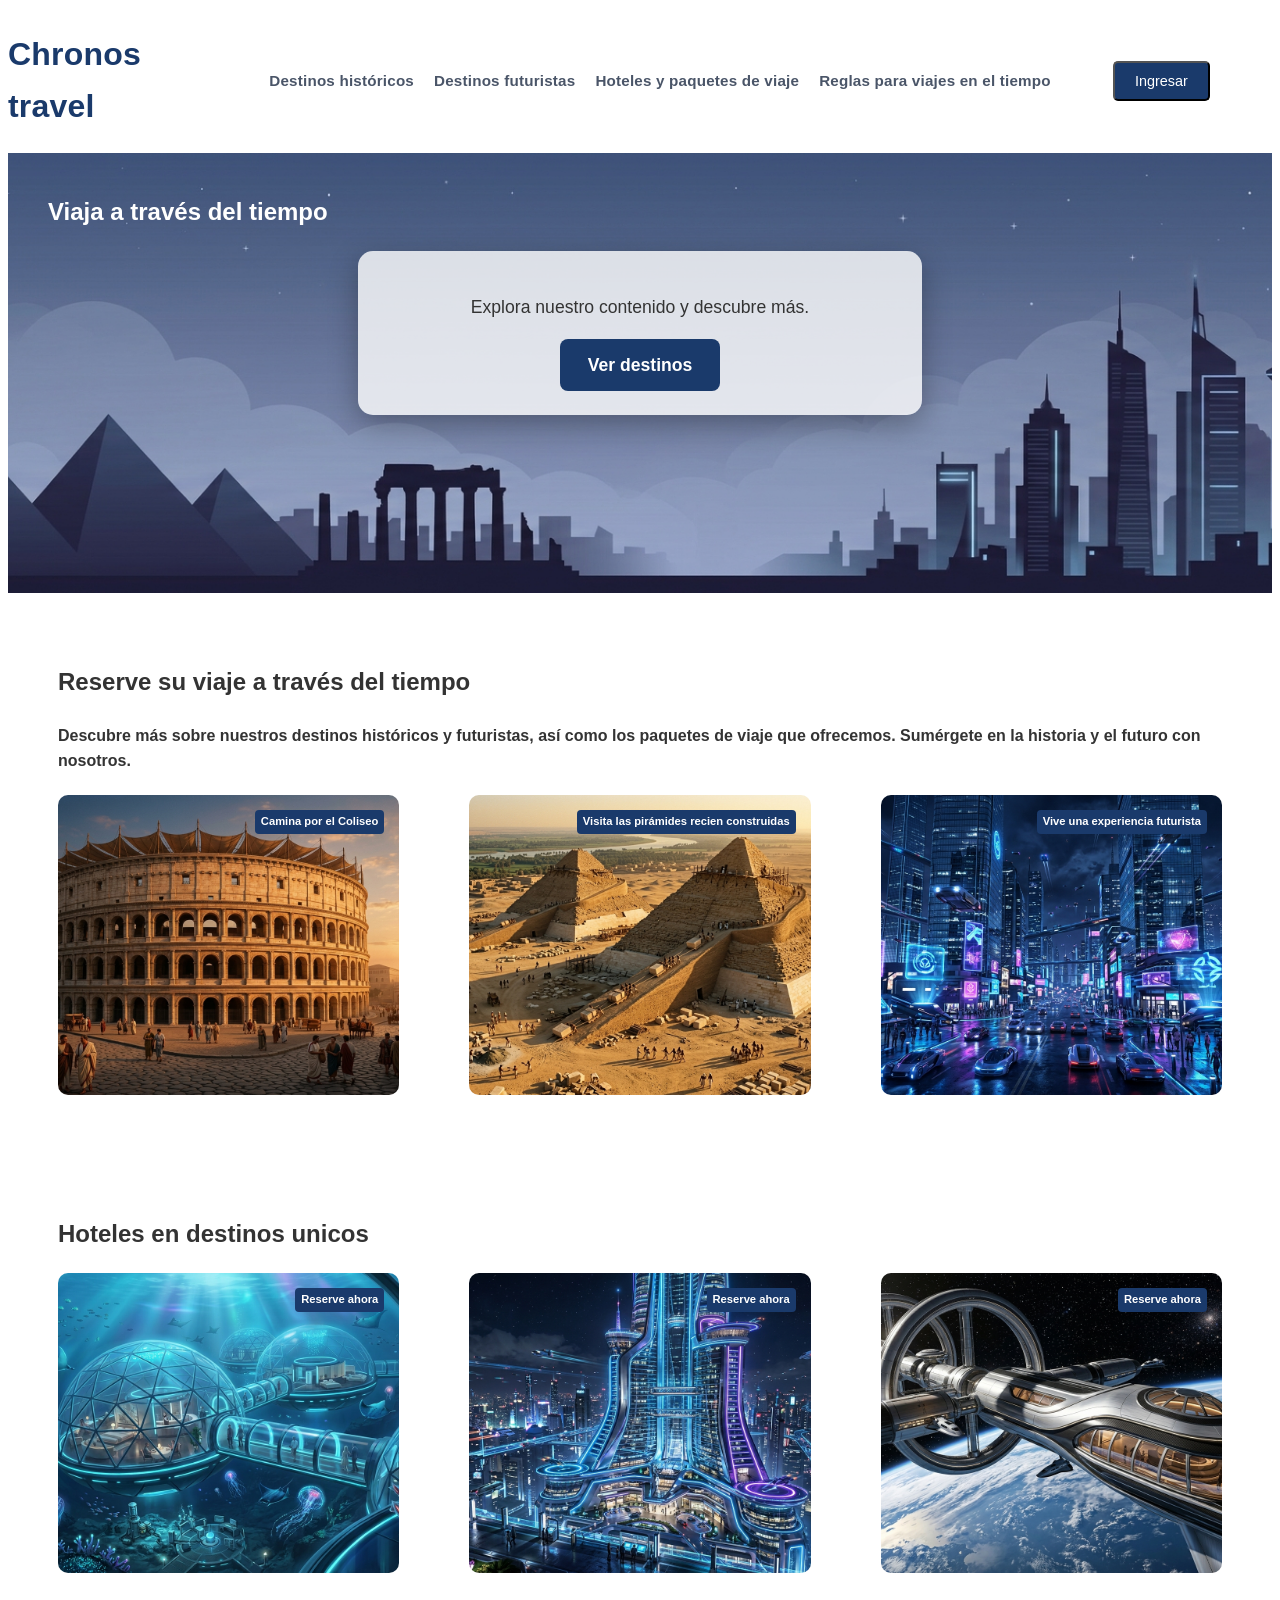
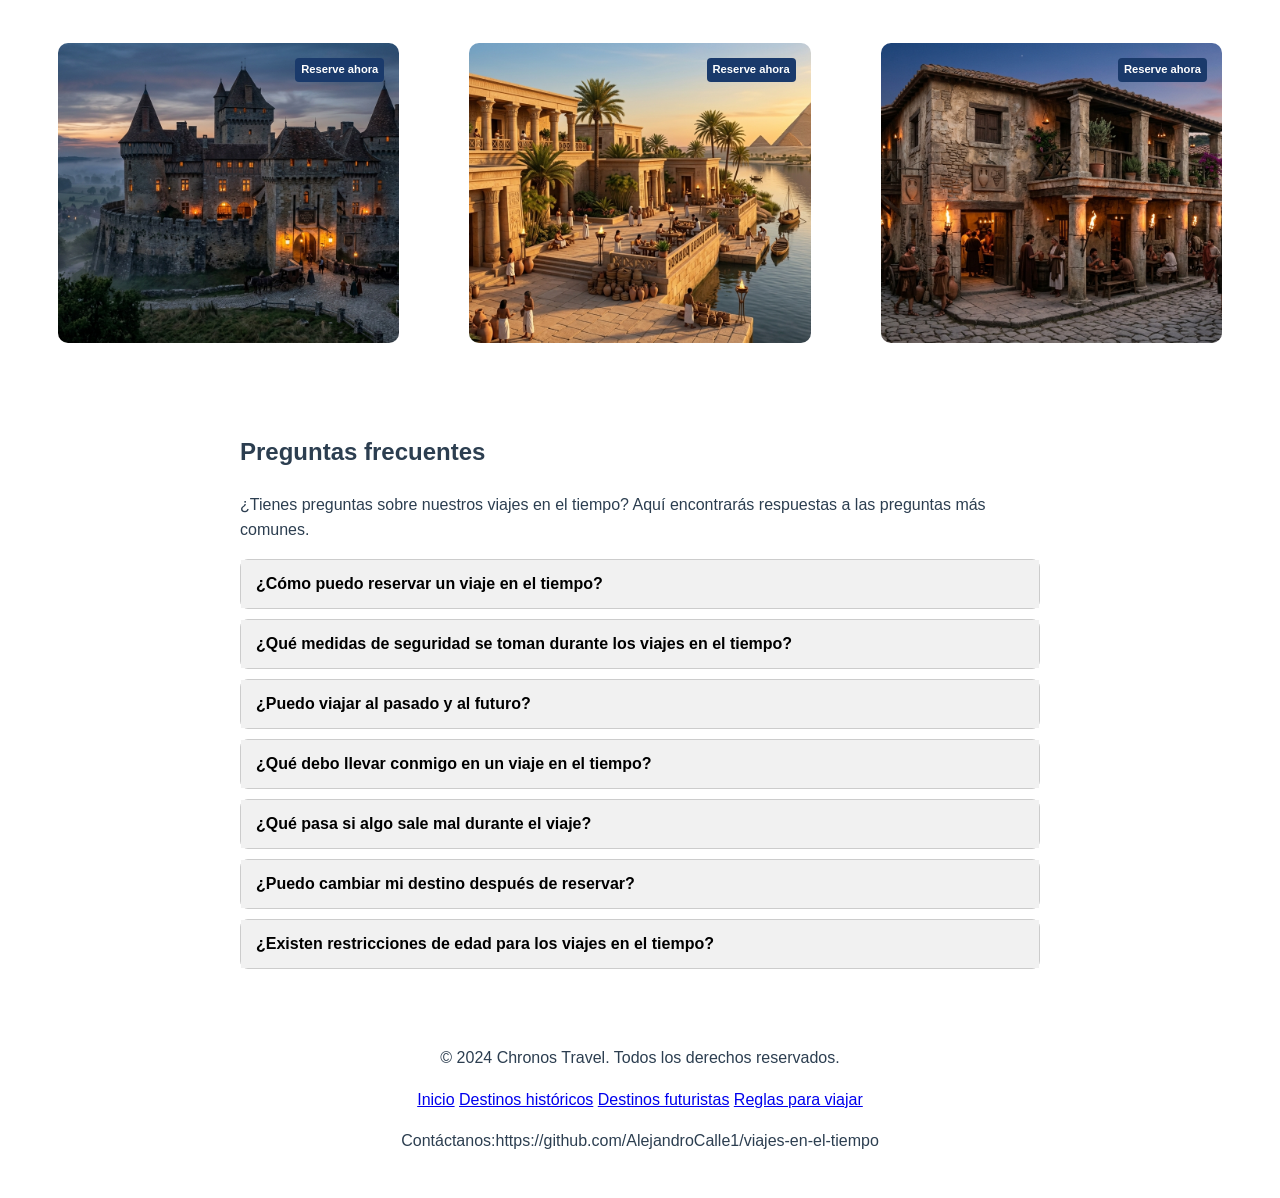
<file: index.html>
<!DOCTYPE html>
<html lang="es">
<head>
    <meta charset="UTF-8">
    <meta name="viewport" content="width=device-width, initial-scale=1.0">
    <title>Viajes en el tiempo</title>
    <link rel="stylesheet" href="css/estilos.css">  <!-- Le dice al navegador: "descarga este archivo en segundo plano, pero no lo ejecutes todavía — espera a que todo el HTML termine de cargar primero, y ejecútalo justo después". -->
    <script src = "js/acordeon.js"  defer></script>  
</head>
<body>

    <header>
        <h1><a href="index.html" class="titulo-link">Chronos travel</a></h1>

        <nav> <!-- Barra de menu -->
            <ul> <!-- UL lista desordenada, LI crea cada item -->
                <li><a href="destinos_historicos.html">Destinos históricos</a></li>
                <li><a href="destinos_futuristas.html">Destinos futuristas</a></li>
                <li><a href="hoteles_paquetes_viajes.html"> Hoteles y paquetes de viaje</a></li>
                <li><a href="reglas_viajes.html">Reglas para viajes en el tiempo</a></li>
            </ul>
        </nav>

        <form action="login.html" style="margin: 0;">
            <button type="submit" class="btn-ingresar">Ingresar</button>
        </form>
    </header>

    
    <main>  <!-- sección principal -->
        
        <section class="hero">     <!-- sección hero con imagen de fondo y texto centrado, nombrar la seccion grande y destacada -->
            <h1>Viaja a través del tiempo</h1>

            <div class="buscador-flotante">
                <p>Explora nuestro contenido y descubre más.</p>
                <a href="hoteles_paquetes_viajes.html" class="btn-explorar">Ver destinos</a>
            </div>
    
        </section>

        <section class="destinos_turisticos"> <!-- sección de contenido, sección de información -->
            <h2>Reserve su viaje a través del tiempo</h1>
            <h4>Descubre más sobre nuestros destinos históricos y futuristas, así como los paquetes de viaje que ofrecemos. Sumérgete en la historia y el futuro con nosotros.</h4>

            <div class="grid-destinos"> <!-- contenedor de la cuadrícula de destinos -->

                <a href="destinos_historicos.html" class="tarjeta-destino"> <!-- enlace a la página de destinos históricos -->
                    <img src="img/coliseo destino.jpg">
                    <span class="etiqueta">Camina por el Coliseo </span> <!-- etiqueta o texto parecido a  para el nombre del destino -->
                </a>

                <a href="destinos_historicos.html" class="tarjeta-destino"> <!-- enlace a la página de destinos históricos -->
                    <img src="img/piramide destino.jpg">
                    <span class="etiqueta">Visita las pirámides recien construidas</span> <!-- etiqueta para el nombre del destino -->
                </a>

                <a href="destinos_futuristicas.html" class="tarjeta-destino"> <!-- enlace a la página de destinos futuristas -->
                    <img src="img/ciudad futurista destino.jpg">
                    <span class="etiqueta">Vive una experiencia futurista</span> <!-- etiqueta o texto para el nombre del destino -->
                </a>

            </div>
        </section>

        <section class="hoteles_destinos"> <!-- sección de hoteles de viaje -->
            <h1>Hoteles en destinos unicos</h1>

            <div class="grid-hoteles"> <!-- contenedor de la cuadrícula de hoteles -->

                <a href="hoteles_paquetes_viajes.html" class="tarjeta-hotel"> <!-- enlace a la página de hoteles -->
                    <img src="img/hotel futurista bajo agua .jpg">
                    <span class="etiqueta">Reserve ahora</span> <!-- etiqueta para el nombre del hotel -->
                </a>

                <a href="hoteles_paquetes_viajes.html" class="tarjeta-hotel"> <!-- enlace a la página de hoteles -->
                    <img src="img/hotel futurista ciduad .jpg">
                    <span class="etiqueta">Reserve ahora</span> <!-- etiqueta para el nombre del hotel -->
                </a>

                <a href="hoteles_paquetes_viajes.html" class="tarjeta-hotel"> <!-- enlace a la página de hoteles -->
                    <img src="img/hoteles futuristas nave .jpg">
                    <span class="etiqueta">Reserve ahora</span> <!-- etiqueta para el nombre del hotel -->
                </a>

                <a href="hoteles_paquetes_viajes.html" class="tarjeta-hotel"> <!-- enlace a la página de hoteles -->
                    <img src="img/hotel medieval.jpg">
                    <span class="etiqueta">Reserve ahora</span> <!-- etiqueta para el nombre del hotel -->
                </a>

                <a href="hoteles_paquetes_viajes.html" class="tarjeta-hotel"> <!-- enlace a la página de hoteles -->
                    <img src="img/hotel piramides.jpg">
                    <span class="etiqueta">Reserve ahora</span> <!-- etiqueta para el nombre del hotel -->
                </a>

                <a href="hoteles_paquetes_viajes.html" class="tarjeta-hotel"> <!-- enlace a la página de hoteles -->
                    <img src="img/hotel romano.jpg">
                    <span class="etiqueta">Reserve ahora</span> <!-- etiqueta para el nombre del hotel -->
                </a>
            
            </div>
            
        </section>

        <!-- Secccion de preguntas frecuentes, utilizacion de javaScript "mostrar o ocultar info",FAQ DESPEGABLE ------------------------------------------>
        <section class="preguntas-frecuentes">
            <h1>Preguntas frecuentes</h1>
            <p>¿Tienes preguntas sobre nuestros viajes en el tiempo? Aquí encontrarás respuestas a las preguntas más comunes.</p>
            
            <div class="acordeon">

                <!-- Envolver cada cada pregunta-respuesta en su propio contenedor para que sea mas manejable el javaScript-->
                <div class="item-acordeon">
                    <button class="boton-acordeon">¿Cómo puedo reservar un viaje en el tiempo?</button>
                    <p>Para reservar un viaje en el tiempo, simplemente haga clic en el destino que le interesa y siga las instrucciones para completar su reserva.</p>
                </div>
                    
                <div class="item-acordeon">
                    <button class="boton-acordeon">¿Qué medidas de seguridad se toman durante los viajes en el tiempo?</button>
                    <p>Nuestros viajes en el tiempo están diseñados con la máxima seguridad en mente. Contamos con protocolos estrictos y tecnología avanzada para garantizar la seguridad de nuestros viajeros.</p>   
                </div>

                <div class="item-acordeon">
                    <button class="boton-acordeon">¿Puedo viajar al pasado y al futuro?</button>
                    <p>Sí, ofrecemos viajes tanto al pasado como al futuro. Puede elegir entre una variedad de destinos históricos y futuristas según sus preferencias.</p>
                </div>

                <div class="item-acordeon">
                    <button class="boton-acordeon">¿Qué debo llevar conmigo en un viaje en el tiempo?</button>
                    <p>Recomendamos llevar ropa y artículos apropiados para la época a la que viaja. También proporcionamos una lista de sugerencias antes de su viaje.</p>
                </div>

                <div class="item-acordeon">
                    <button class="boton-acordeon">¿Qué pasa si algo sale mal durante el viaje?</button>
                    <p>Contamos con un equipo de soporte disponible las 24 horas para asistirlo en caso de cualquier eventualidad. Su seguridad es nuestra prioridad.</p>
                </div>

                <div class="item-acordeon">
                    <button class="boton-acordeon">¿Puedo cambiar mi destino después de reservar?</button>
                    <p>Si desea cambiar su destino, póngase en contacto con nuestro equipo de atención al cliente. Haremos todo lo posible para acomodar su solicitud, sujeto a disponibilidad.</p>
                </div>

                <div class="item-acordeon">
                    <button class="boton-acordeon">¿Existen restricciones de edad para los viajes en el tiempo?</button>
                    <p>Sí, los viajeros deben tener al menos 18 años para reservar un viaje en el tiempo. Los menores de edad deben estar acompañados por un adulto responsable.</p>
                </div>     
            
            </div>
        </section>
            
    </main>

    <footer> 
        <p>&copy; 2024 Chronos Travel. Todos los derechos reservados.</p>  <!-- Pie de página con derechos de autor -->
        <nav class="footer-nav">
            <a href="index.html">Inicio</a>
            <a href="destinos_historicos.html">Destinos históricos</a>
            <a href="destinos_futuristas.html">Destinos futuristas</a>
            <a href="reglas_viajes.html">Reglas para viajar</a>
        </nav>
        <p>Contáctanos:https://github.com/AlejandroCalle1/viajes-en-el-tiempo</p>
    </footer>


</body>
</html>
</file>
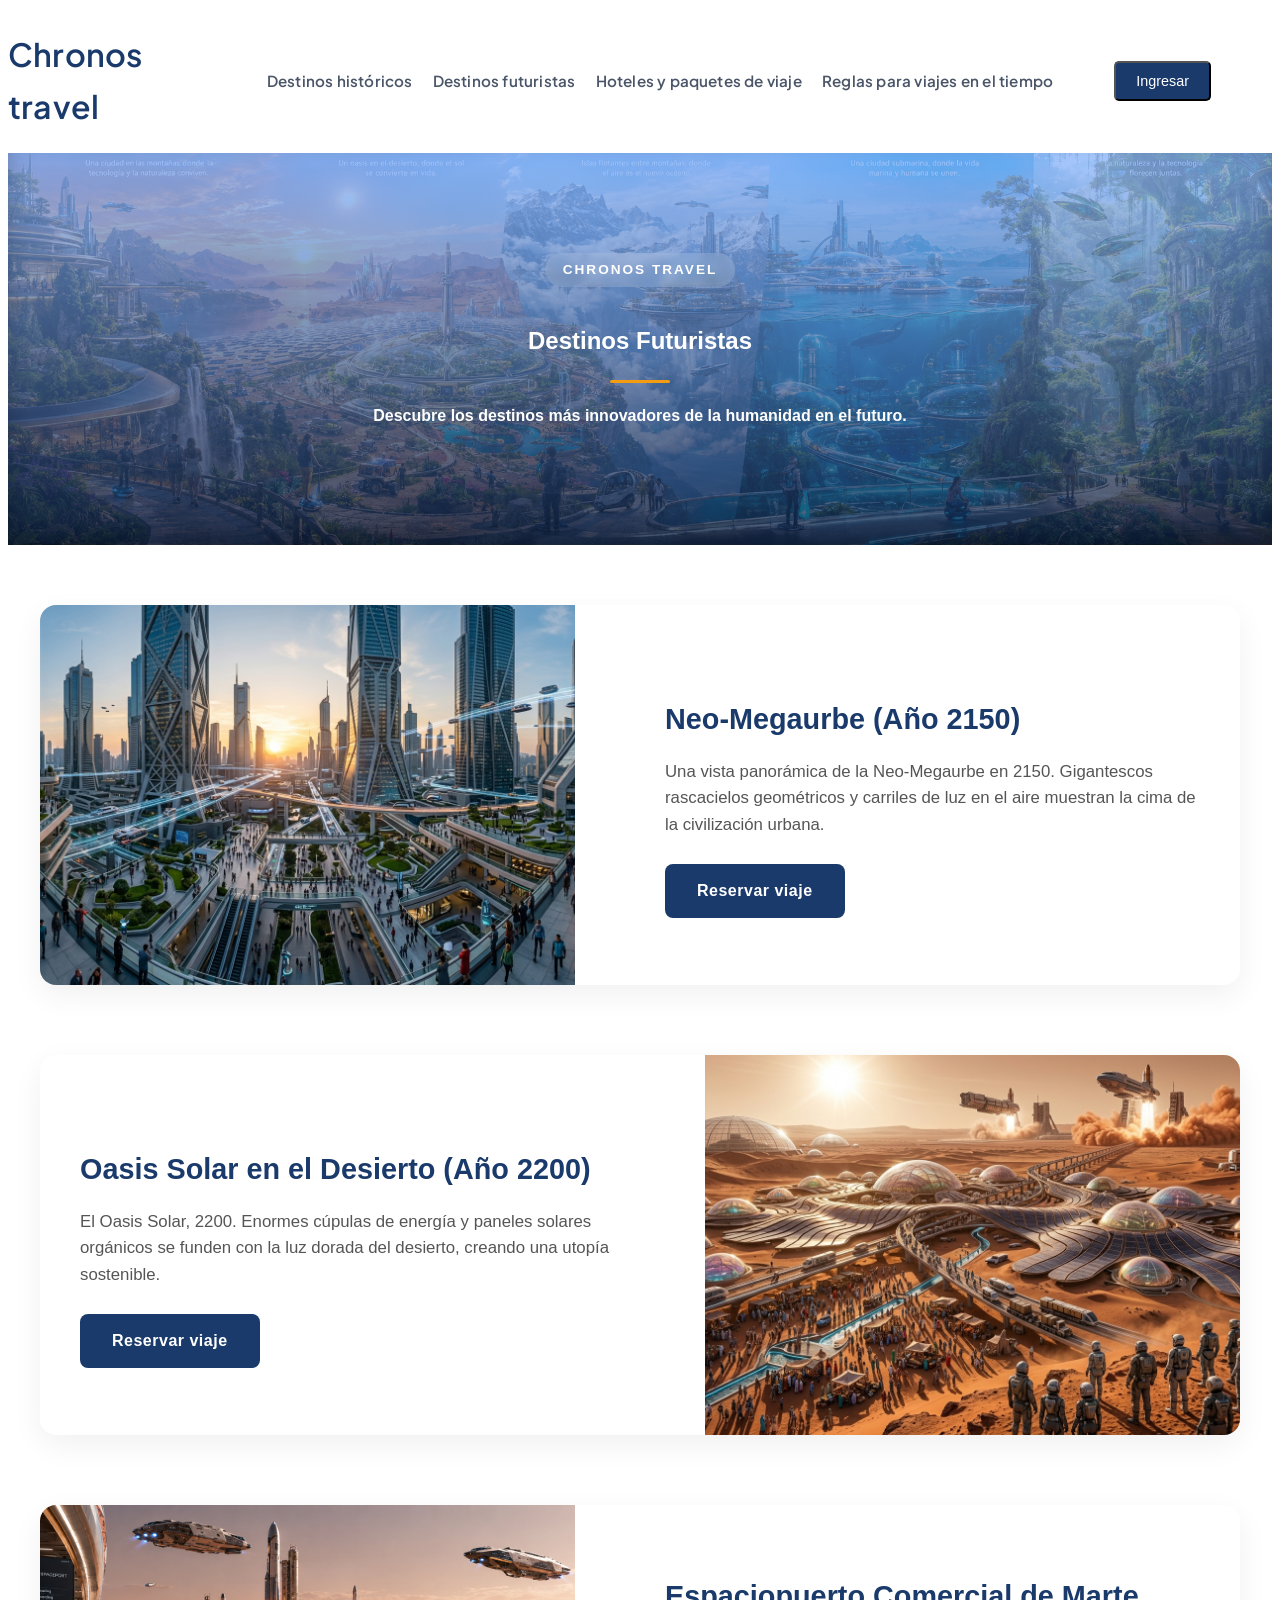
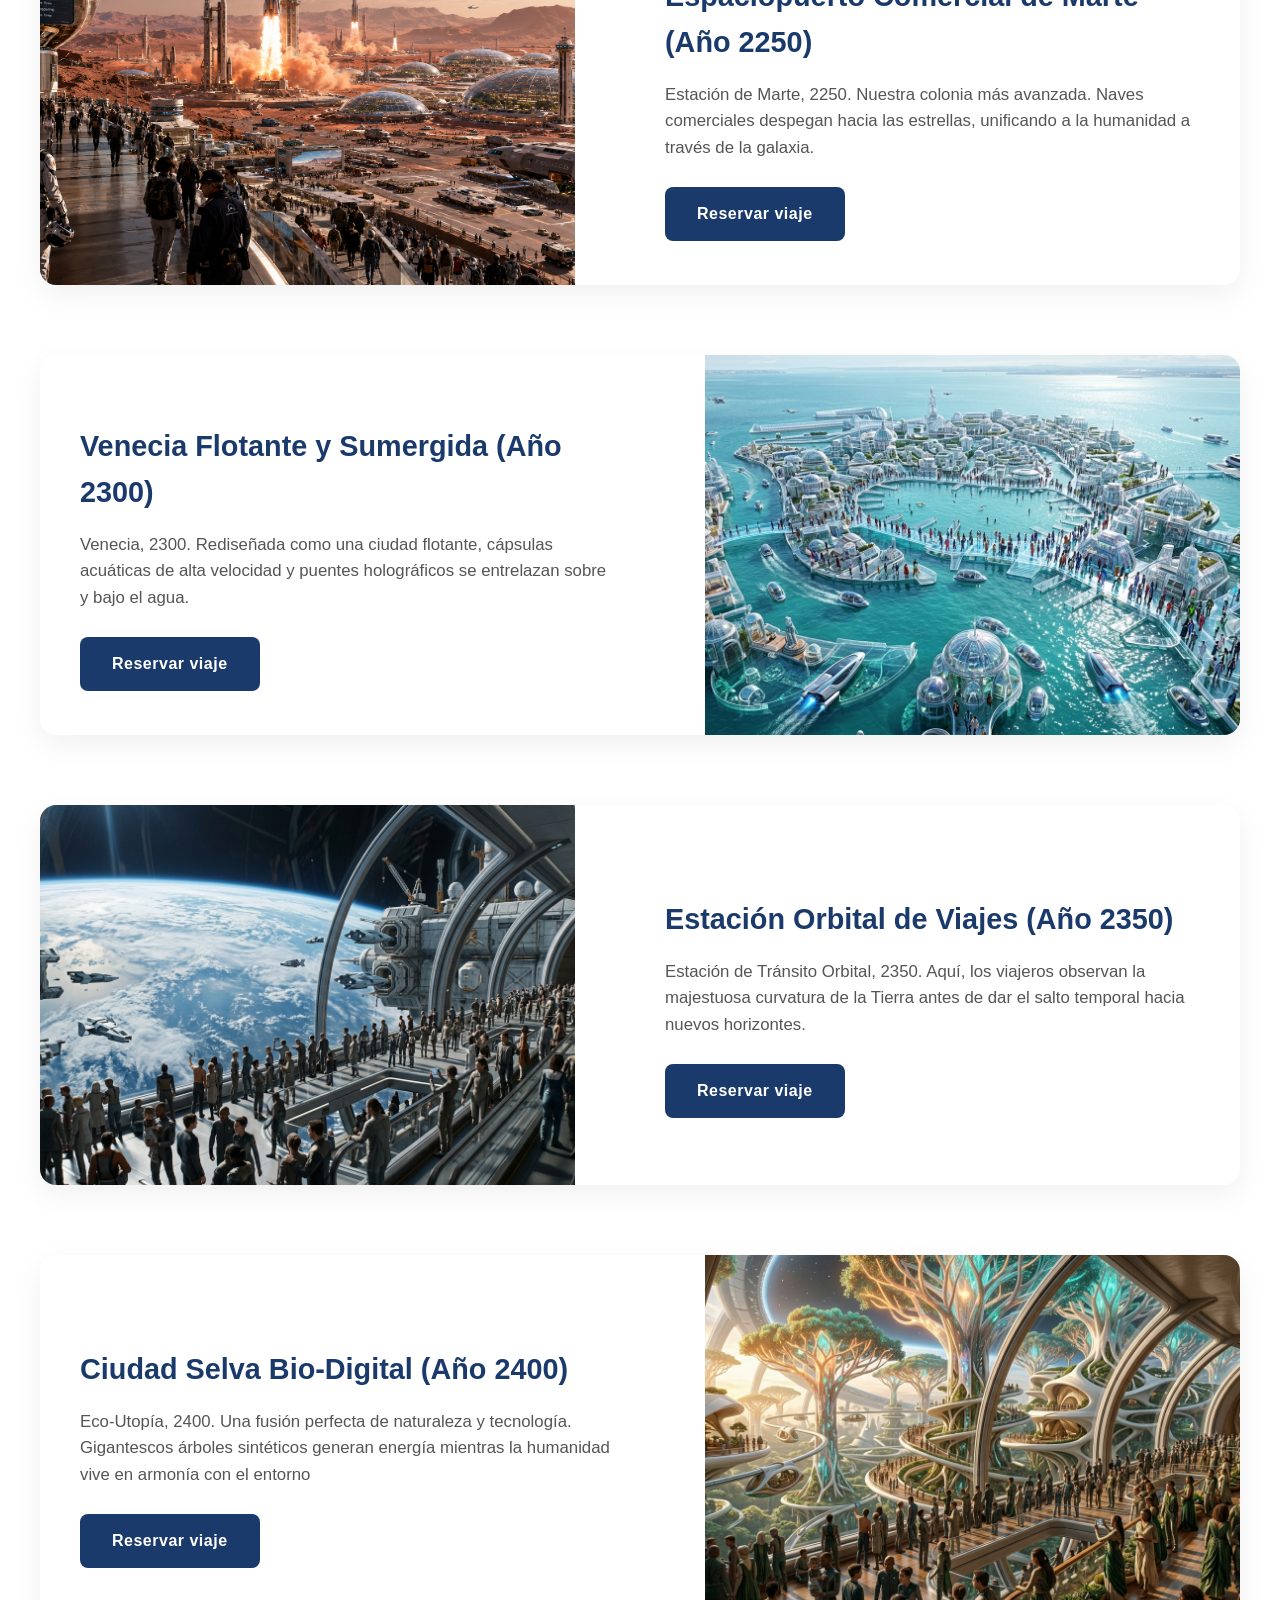
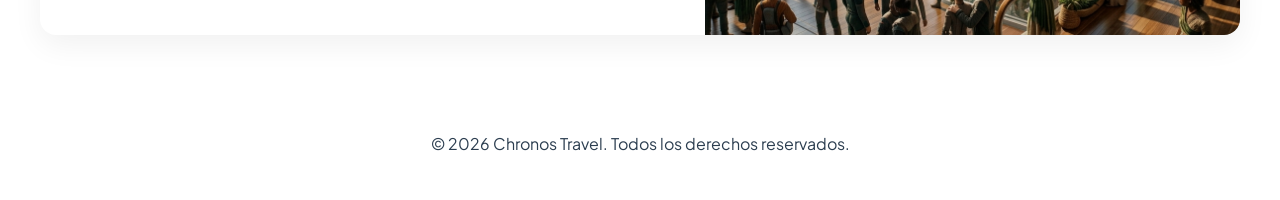
<file: destinos_futuristas.html>
<!DOCTYPE html>
<html lang="es">
<head>
    <meta charset="UTF-8">
    <meta name="viewport" content="width=device-width, initial-scale=1.0">
    <title>Destinos Históricos - Chronos Travel</title>
    <link rel="preconnect" href="https://fonts.googleapis.com">
    <link rel="preconnect" href="https://fonts.gstatic.com" crossorigin>
    <link href="https://fonts.googleapis.com/css2?family=Plus+Jakarta+Sans:wght@400;500;600;700;800&display=swap" rel="stylesheet">
    <link rel="stylesheet" href="css/estilos.css">
</head>
<body>

    <!-- use el mismo header que el index por que no es necesario hacerlo neuvamente o sea  se mantiene -->
    <header>
        <h1><a href="index.html" class="titulo-link">Chronos travel</a></h1>

        <nav>
            <ul>
                <li><a href="destinos_historicos.html">Destinos históricos</a></li>
                <li><a href="destinos_futuristas.html">Destinos futuristas</a></li>
                <li><a href="hoteles_paquetes_viajes.html">Hoteles y paquetes de viaje</a></li>
                <li><a href="reglas_viajes.html">Reglas para viajes en el tiempo</a></li>
            </ul>
        </nav>

        <form action="login.html" style="margin: 0;">
            <button type="submit" class="btn-ingresar">Ingresar</button>
        </form>
    </header>

    <main>
        <section class="banner-pagina-futurista">
            <span class="subtitulo-badge">Chronos Travel</span>
            <h1>Destinos Futuristas</h1>
            <div class="linea-decorativa"></div>
            <p>Descubre los destinos más innovadores de la humanidad en el futuro.</p>
        </section>

        <!-- Sección de destinos en formato zigzag -->
        <section class="contenedor-destinos-historicos">

            <!-- Destino 1Imagen Izquierda  -->
            <article class="tarjeta-zigzag">
                <div class="imagen-zigzag">
                    <img src="img/ciudad_futurista.jpg" alt="Coliseo Romano">
                </div>
                <div class="contenido-zigzag">
                    <h2>Neo-Megaurbe (Año 2150)</h2>
                    <p>Una vista panorámica de la Neo-Megaurbe en 2150. Gigantescos rascacielos geométricos y carriles de luz en el aire muestran la cima de la civilización urbana.</p>
                    <a href="#" class="btn-reserva">Reservar viaje</a>
                </div>
            </article>

            <!-- Destino 2 Invertido  -->
            <article class="tarjeta-zigzag invertido">
                <div class="imagen-zigzag">
                    <img src="img/oasis_solar.jpg" alt="Pirámides de Guiza">
                </div>
                <div class="contenido-zigzag">
                    <h2>Oasis Solar en el Desierto (Año 2200)</h2>
                    <p>El Oasis Solar, 2200. Enormes cúpulas de energía y paneles solares orgánicos se funden con la luz dorada del desierto, creando una utopía sostenible.</p>
                    <a href="#" class="btn-reserva">Reservar viaje</a>
                </div>
            </article>

            <!-- Destino 3 Imagen Izquierda  -->
            <article class="tarjeta-zigzag">
                <div class="imagen-zigzag">
                    <img src="img/estacion_marte.png" alt="Castillo Medieval">
                </div>
                <div class="contenido-zigzag">
                    <h2>Espaciopuerto Comercial de Marte (Año 2250)</h2>
                    <p>Estación de Marte, 2250. Nuestra colonia más avanzada. Naves comerciales despegan hacia las estrellas, unificando a la humanidad a través de la galaxia.</p>
                    <a href="#" class="btn-reserva">Reservar viaje</a>
                </div>
            </article>
            <!-- Destino 7 derecha -->
            <article class="tarjeta-zigzag invertido">
                <div class="imagen-zigzag">
                    <img src="img/venecia_futuro.jpg" alt="Jardines Colgantes de Babilonia">
                </div>
                <div class="contenido-zigzag">
                    <h2>Venecia Flotante y Sumergida (Año 2300)</h2>
                    <p> Venecia, 2300. Rediseñada como una ciudad flotante, cápsulas acuáticas de alta velocidad y puentes holográficos se entrelazan sobre y bajo el agua.</p>
                    <a href="#" class="btn-reserva">Reservar viaje</a>
                </div>
            </article>

            <!-- Destino 8 izquierdo Imperio Maya -->
            <article class="tarjeta-zigzag">
                <div class="imagen-zigzag">
                    <img src="img/estacion_orbital.jpg" alt="Pirámide de Chichén Itzá">
                </div>
                <div class="contenido-zigzag">
                    <h2>Estación Orbital de Viajes (Año 2350)</h2>
                    <p>Estación de Tránsito Orbital, 2350. Aquí, los viajeros observan la majestuosa curvatura de la Tierra antes de dar el salto temporal hacia nuevos horizontes.</p>
                    <a href="#" class="btn-reserva">Reservar viaje</a>
                </div>
            </article>

            <!-- Destino  ultimo derecha Ruta de la Seda -->
            <article class="tarjeta-zigzag invertido">
                <div class="imagen-zigzag">
                    <img src="img/ciudad_selva.jpg" alt="Caravana en la ciudad labrada de Petra">
                </div>
                <div class="contenido-zigzag">
                    <h2>Ciudad Selva Bio-Digital (Año 2400)</h2>
                    <p> Eco-Utopía, 2400. Una fusión perfecta de naturaleza y tecnología. Gigantescos árboles sintéticos generan energía mientras la humanidad vive en armonía con el entorno</p>
                    <a href="#" class="btn-reserva">Reservar viaje</a>
                </div>
            </article>

        </section>
    </main>

    <footer>
        <p>&copy; 2026 Chronos Travel. Todos los derechos reservados.</p>
    </footer>

    <script>
        document.addEventListener("DOMContentLoaded", function() {
            const tarjetas = document.querySelectorAll(".tarjeta-zigzag");

            const observador = new IntersectionObserver((entradas) => {
                entradas.forEach((entrada) => {
                    if (entrada.isIntersecting) {
                        entrada.target.classList.add("visible");
                    }
                });
            }, { threshold: 0.2 });

            tarjetas.forEach((tarjeta) => observador.observe(tarjeta));
        });
    </script>
</body>
</html>
</html>
</file>
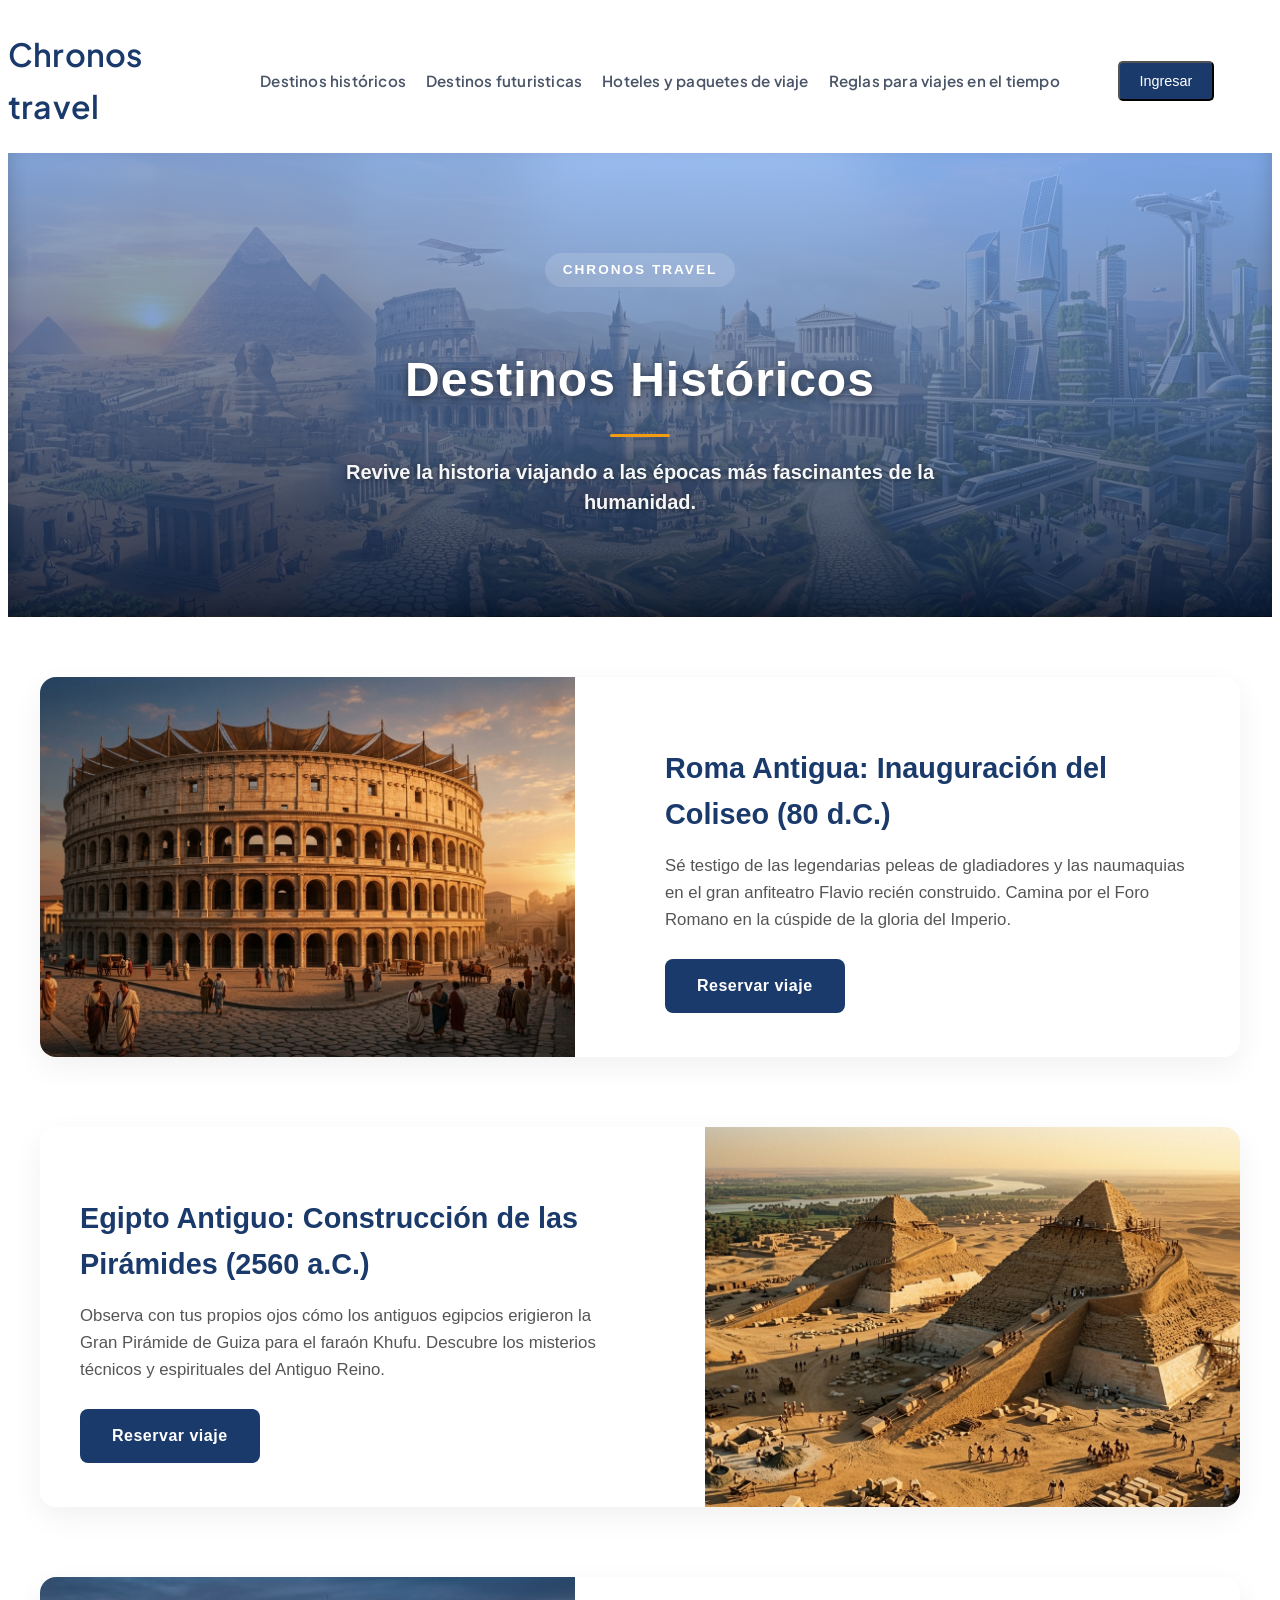
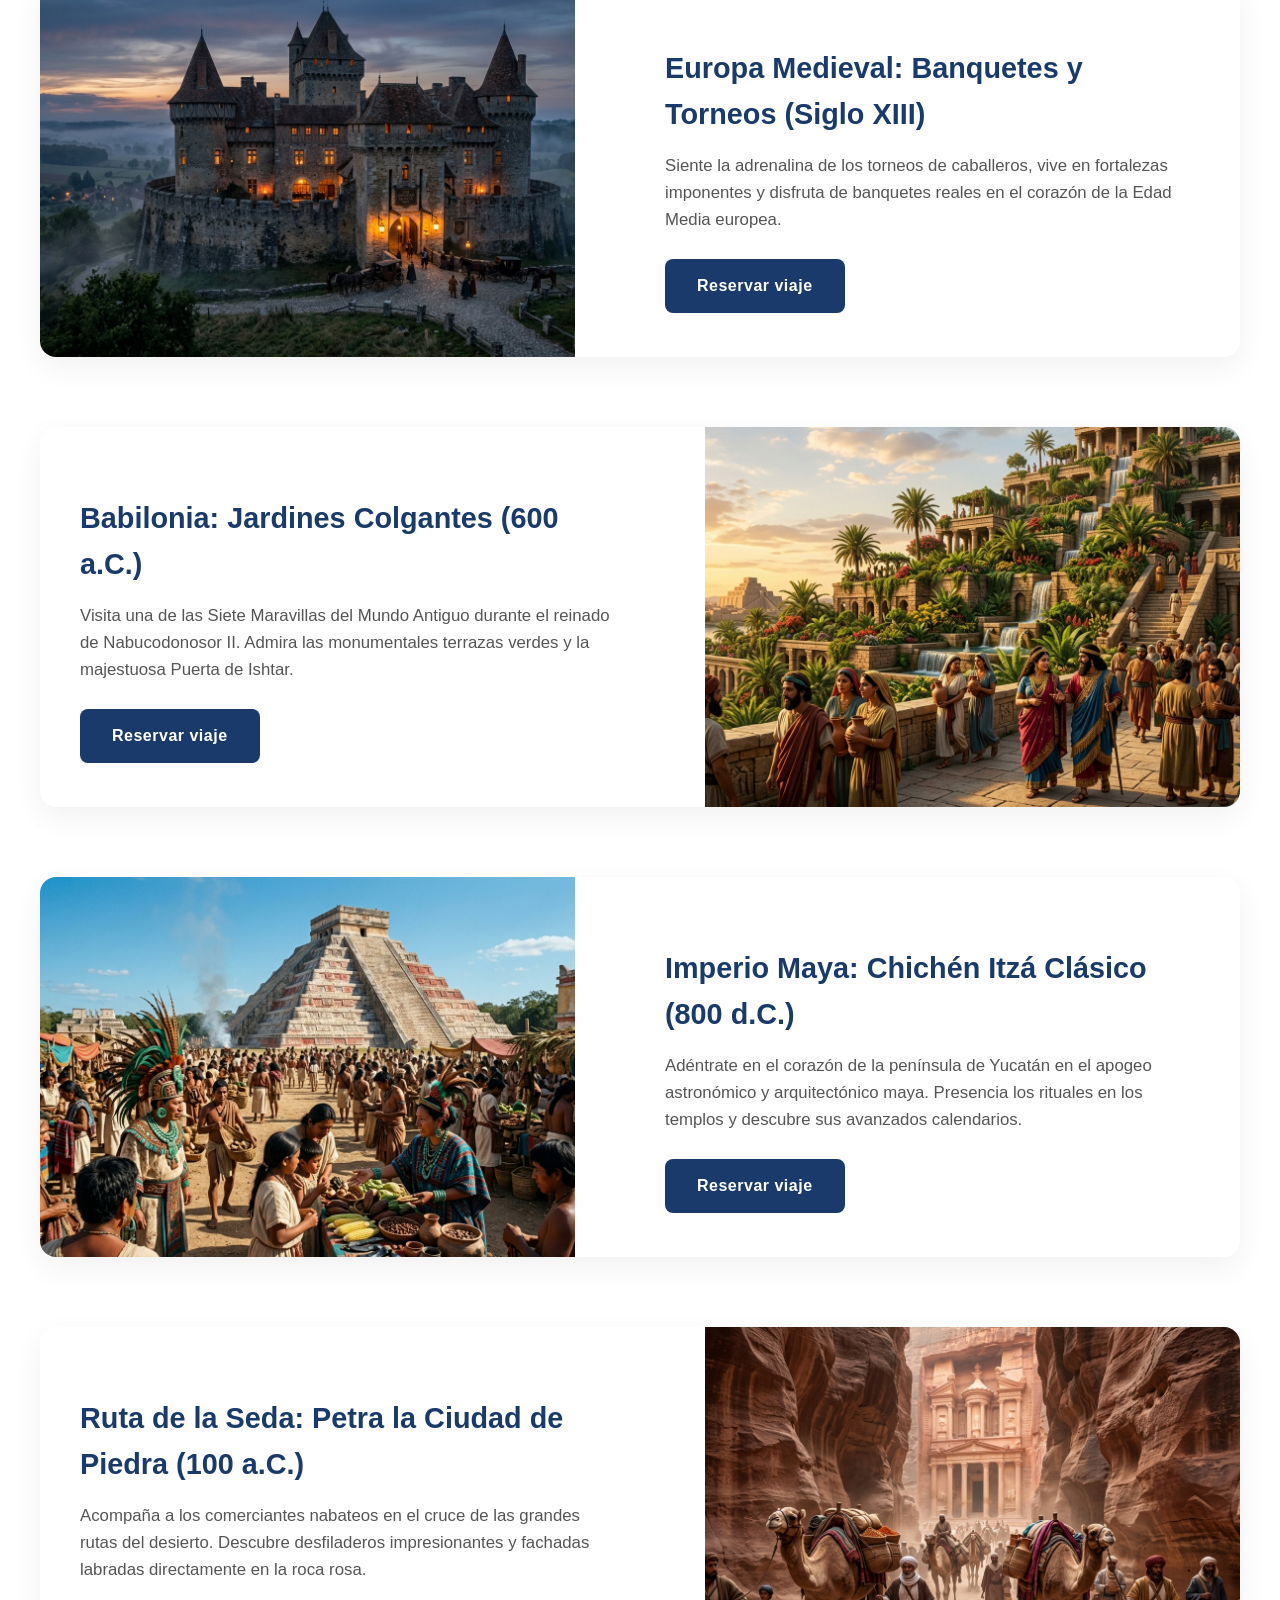
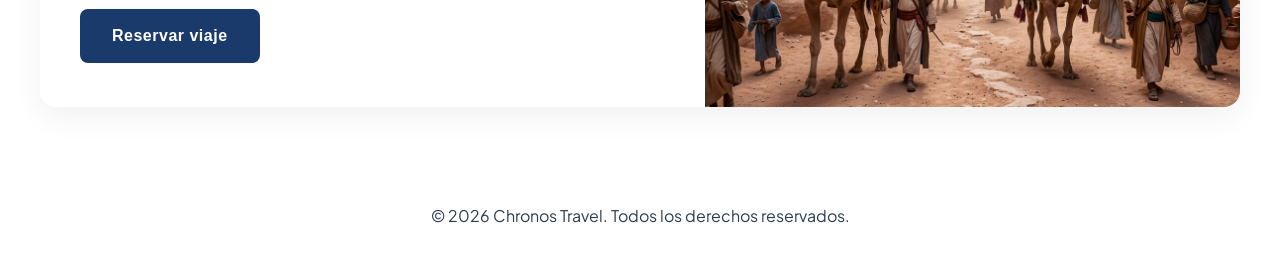
<file: destinos_historicos.html>
<!DOCTYPE html>
<html lang="es">
<head>
    <meta charset="UTF-8">
    <meta name="viewport" content="width=device-width, initial-scale=1.0">
    <title>Destinos Históricos - Chronos Travel</title>
    <!-- Fuente Google Fonts: Plus Jakarta Sans -->
    <link rel="preconnect" href="https://fonts.googleapis.com">
    <link rel="preconnect" href="https://fonts.gstatic.com" crossorigin>
    <link href="https://fonts.googleapis.com/css2?family=Plus+Jakarta+Sans:wght@400;500;600;700;800&display=swap" rel="stylesheet">
    <link rel="stylesheet" href="css/estilos.css">
</head>
<body>

    <!-- use el mismo header que el index -->
    <header>
        <h1><a href="index.html" class="titulo-link">Chronos travel</a></h1>

        <nav>
            <ul>
                <li><a href="destinos_historicos.html">Destinos históricos</a></li>
                <li><a href="destinos_futuristas.html">Destinos futuristicas</a></li>
                <li><a href="hoteles_paquetes_viajes.html">Hoteles y paquetes de viaje</a></li>
                <li><a href="reglas_viajes.html">Reglas para viajes en el tiempo</a></li>
            </ul>
        </nav>

        <form action="login.html" style="margin: 0;">
            <button type="submit" class="btn-ingresar">Ingresar</button>
        </form>
    </header>

    <main>
        <section class="banner-pagina"> <!--en este caso no utilziamos hero si no secciones para estas -->
            <span class="subtitulo-badge">Chronos Travel</span>
            <h1>Destinos Históricos</h1>
            <div class="linea-decorativa"></div>
            <p>Revive la historia viajando a las épocas más fascinantes de la humanidad.</p>
        </section>

        <!-- Sección de destinos en formato zigzag -->
        <section class="contenedor-destinos-historicos">

            <!-- Destino 1 Imagen Izquierda-->
            <article class="tarjeta-zigzag">
                <div class="imagen-zigzag">
                    <img src="img/coliseo destino.jpg" alt="Coliseo Romano">
                </div>
                <div class="contenido-zigzag">
                    <h2>Roma Antigua: Inauguración del Coliseo (80 d.C.)</h2>
                    <p>Sé testigo de las legendarias peleas de gladiadores y las naumaquias en el gran anfiteatro Flavio recién construido. Camina por el Foro Romano en la cúspide de la gloria del Imperio.</p>
                    <a href="#" class="btn-reserva">Reservar viaje</a>
                </div>
            </article>

            <!-- Destino 2 mismo pérp Invertido -->
            <article class="tarjeta-zigzag invertido">
                <div class="imagen-zigzag">
                    <img src="img/piramide destino.jpg" alt="Pirámides de Guiza">
                </div>
                <div class="contenido-zigzag">
                    <h2>Egipto Antiguo: Construcción de las Pirámides (2560 a.C.)</h2>
                    <p>Observa con tus propios ojos cómo los antiguos egipcios erigieron la Gran Pirámide de Guiza para el faraón Khufu. Descubre los misterios técnicos y espirituales del Antiguo Reino.</p>
                    <a href="#" class="btn-reserva">Reservar viaje</a>
                </div>
            </article>

            <!-- Destino 3 Imagen Izquierda -->
            <article class="tarjeta-zigzag">
                <div class="imagen-zigzag">
                    <img src="img/hotel medieval.jpg" alt="Castillo Medieval">
                </div>
                <div class="contenido-zigzag">
                    <h2>Europa Medieval: Banquetes y Torneos (Siglo XIII)</h2>
                    <p>Siente la adrenalina de los torneos de caballeros, vive en fortalezas imponentes y disfruta de banquetes reales en el corazón de la Edad Media europea.</p>
                    <a href="#" class="btn-reserva">Reservar viaje</a>
                </div>
            </article>
            <!-- Destino 7 Babilonia dereccha-->
            <article class="tarjeta-zigzag invertido">
                <div class="imagen-zigzag">
                    <img src="img/babilonia.jpg" alt="Jardines Colgantes de Babilonia">
                </div>
                <div class="contenido-zigzag">
                    <h2>Babilonia: Jardines Colgantes (600 a.C.)</h2>
                    <p>Visita una de las Siete Maravillas del Mundo Antiguo durante el reinado de Nabucodonosor II. Admira las monumentales terrazas verdes y la majestuosa Puerta de Ishtar.</p>
                    <a href="#" class="btn-reserva">Reservar viaje</a>
                </div>
            </article>

            <!-- Destino 8 Imperio Maya izquierda -->
            <article class="tarjeta-zigzag">
                <div class="imagen-zigzag">
                    <img src="img/maya.jpg" alt="Pirámide de Chichén Itzá">
                </div>
                <div class="contenido-zigzag">
                    <h2>Imperio Maya: Chichén Itzá Clásico (800 d.C.)</h2>
                    <p>Adéntrate en el corazón de la península de Yucatán en el apogeo astronómico y arquitectónico maya. Presencia los rituales en los templos y descubre sus avanzados calendarios.</p>
                    <a href="#" class="btn-reserva">Reservar viaje</a>
                </div>
            </article>

            <!-- Destino 9 Ruta de la Seda derecha -->
            <article class="tarjeta-zigzag invertido">
                <div class="imagen-zigzag">
                    <img src="img/ruta_seda.jpg" alt="Caravana en la ciudad labrada de Petra">
                </div>
                <div class="contenido-zigzag">
                    <h2>Ruta de la Seda: Petra la Ciudad de Piedra (100 a.C.)</h2>
                    <p>Acompaña a los comerciantes nabateos en el cruce de las grandes rutas del desierto. Descubre desfiladeros impresionantes y fachadas labradas directamente en la roca rosa.</p>
                    <a href="#" class="btn-reserva">Reservar viaje</a>
                </div>
            </article>

        </section>
    </main>

    <footer>
        <p>&copy; 2026 Chronos Travel. Todos los derechos reservados.</p>
    </footer>

    <script>  <!-- este es a animacion para el scrolling de los destinos -->
        document.addEventListener("DOMContentLoaded", function() { <!--espera a que el documento este cargado para ejecutar el script -->
            const tarjetas = document.querySelectorAll(".tarjeta-zigzag");<!-- selecciona todas las tarjetas zigzag y las guarda-->

            const observador = new IntersectionObserver((entradas) => { <!-- observador de intersección Su trabajo es vigilar constantemente la pantalla para saber si un elemento entra o sale de la vista del usuario-->
                entradas.forEach((entrada) => {
                    if (entrada.isIntersecting) { <!--Comprueba si la tarjeta que se está vigilando ingresó a la pantalla-->
                        entrada.target.classList.add("visible");
                    }
                });
            }, { threshold: 0.2 }); <!--significa 20%. Le dice al observador No reacciones apenas la tarjeta toque el borde de la pantalla; reacciona solo cuando el 20% de la tarjeta ya sea visible para el usuario-->

            tarjetas.forEach((tarjeta) => observador.observe(tarjeta)); <!-- Observa cada tarjeta la lista le dice al observador que empiece a vigilar cada una de ellas individualmente. -->
        });
    </script>
</body>
</html>
</html>
</file>
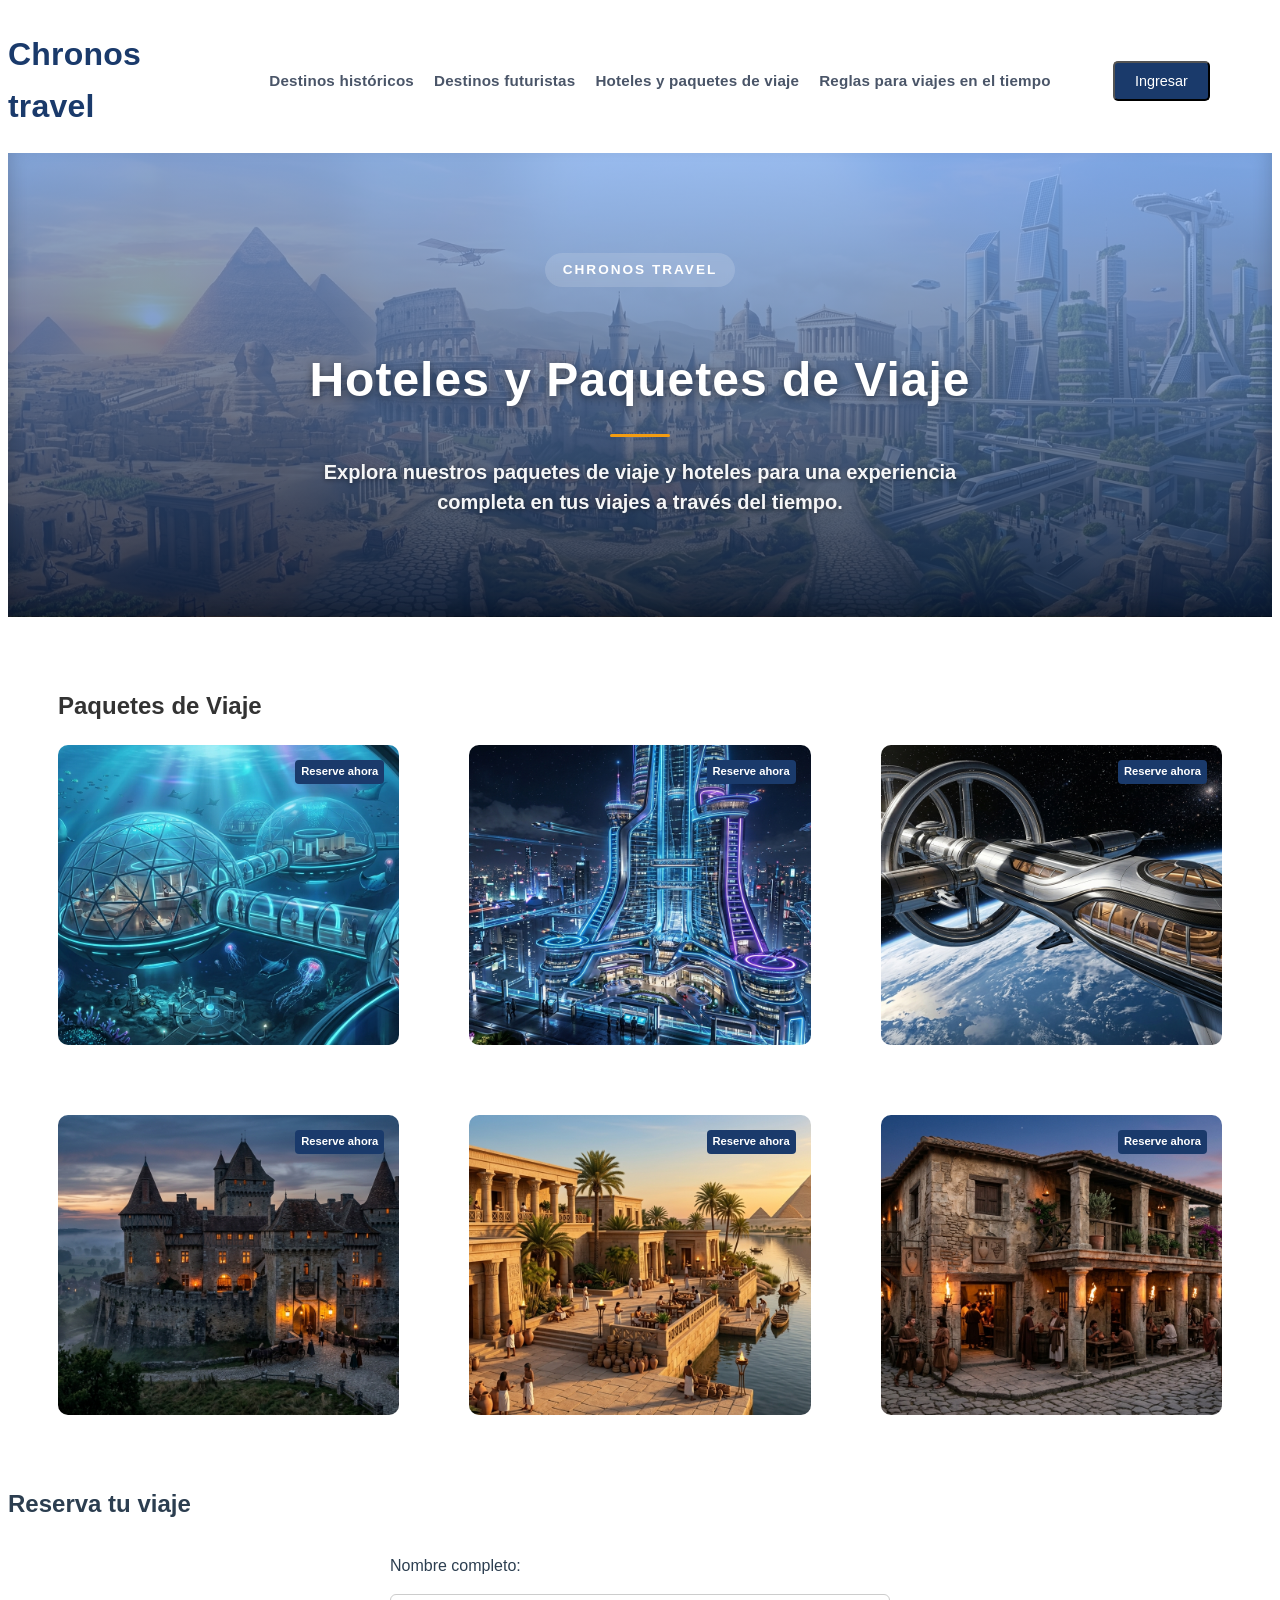
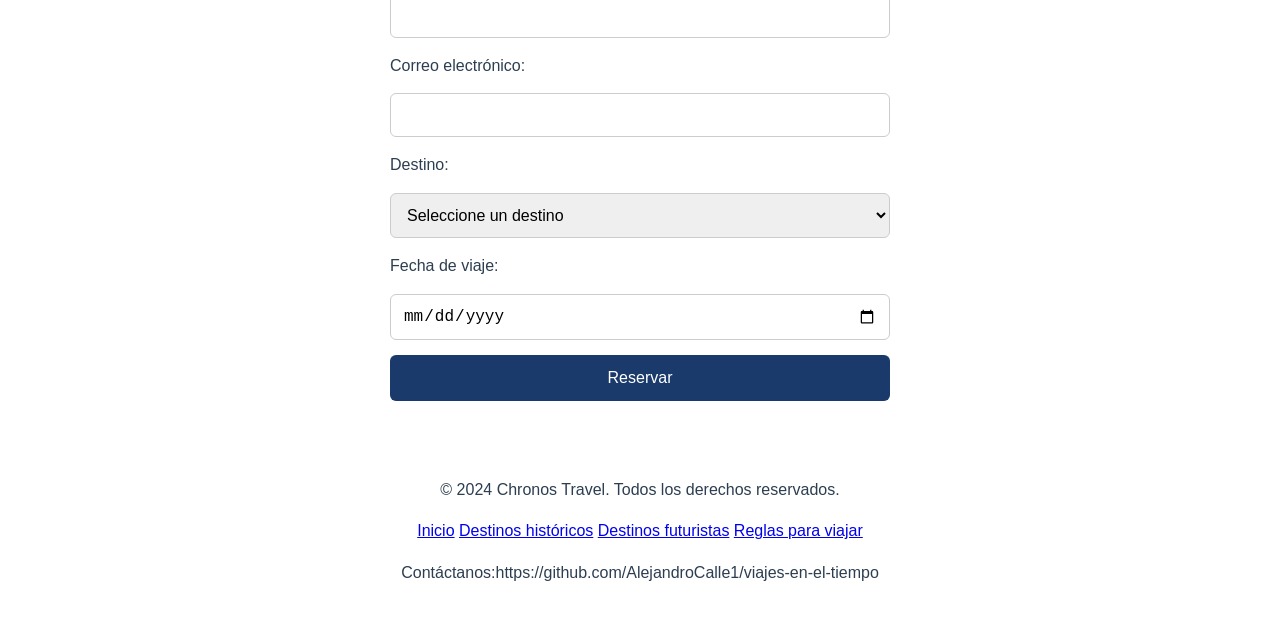
<file: hoteles_paquetes_viajes.html>
<!DOCTYPE html>
<html lang="es">
<head>
    <meta charset="UTF-8">
    <meta name="viewport" content="width=device-width, initial-scale=1.0">
    <link rel="stylesheet" href="css/estilos.css">
    <title>Paquetes de Viaje</title>
</head>

<body>
    <header>
         <h1><a href="index.html" class="titulo-link">Chronos travel</a></h1>


        <nav> <!-- Barra de menu -->
            <ul> <!-- UL lista desordenada, LI crea cada item -->
                <li><a href="destinos_historicos.html">Destinos históricos</a></li>
                <li><a href="destinos_futuristas.html">Destinos futuristas</a></li>
                <li><a href="hoteles_paquetes_viajes.html"> Hoteles y paquetes de viaje</a></li>
                <li><a href="reglas_viajes.html">Reglas para viajes en el tiempo</a></li>
            </ul>
        </nav>

        <form action="login.html" style="margin: 0;">
            <button type="submit" class="btn-ingresar">Ingresar</button>
        </form>
    </header>

    <main>
        <section class="banner-pagina">
            <span class="subtitulo-badge">Chronos Travel</span>
            <h1>Hoteles y Paquetes de Viaje</h1>
            <div class="linea-decorativa"></div>
            <p>Explora nuestros paquetes de viaje y hoteles para una experiencia completa en tus viajes a través del tiempo.</p>
        </section>

         <section class="hoteles_destinos"> <!-- sección de hoteles de viaje -->
            <h1>Paquetes de Viaje</h1>

            <div class="grid-hoteles"> <!-- contenedor de la cuadrícula de hoteles -->

                <a href="" class="tarjeta-hotel"> <!-- enlace a la página de hoteles -->
                    <img src="img/hotel futurista bajo agua .jpg">
                    <span class="etiqueta">Reserve ahora</span> <!-- etiqueta para el nombre del hotel -->
                </a>

                <a href="" class="tarjeta-hotel"> <!-- enlace a la página de hoteles -->
                    <img src="img/hotel futurista ciduad .jpg">
                    <span class="etiqueta">Reserve ahora</span> <!-- etiqueta para el nombre del hotel -->
                </a>

                <a href="" class="tarjeta-hotel"> <!-- enlace a la página de hoteles -->
                    <img src="img/hoteles futuristas nave .jpg">
                    <span class="etiqueta">Reserve ahora</span> <!-- etiqueta para el nombre del hotel -->
                </a>

                <a href="" class="tarjeta-hotel"> <!-- enlace a la página de hoteles -->
                    <img src="img/hotel medieval.jpg">
                    <span class="etiqueta">Reserve ahora</span> <!-- etiqueta para el nombre del hotel -->
                </a>

                <a href="" class="tarjeta-hotel"> <!-- enlace a la página de hoteles -->
                    <img src="img/hotel piramides.jpg">
                    <span class="etiqueta">Reserve ahora</span> <!-- etiqueta para el nombre del hotel -->
                </a>

                <a href="" class="tarjeta-hotel"> <!-- enlace a la página de hoteles -->
                    <img src="img/hotel romano.jpg">
                    <span class="etiqueta">Reserve ahora</span> <!-- etiqueta para el nombre del hotel -->
                </a>
            
            </div>
            
        </section>

    
        <section class="formulario-reserva">
            <h2>Reserva tu viaje</h2>

            <form> <!-- etiqueta que envuelve todos los campos del formulario -->
                <label for ="nombre">Nombre completo:</label>  <!-- etiqueta para el campo de nombre, el atributo for se asocia con el id del input -->
                <input type="text" id="nombre" name="nombre" required>  <!-- campo de texto para el nombre, el atributo required indica que es obligatorio -->

                <label for="email">Correo electrónico:</label>
                <input type="email" id="email" name="email" required>

                <label for="destino">Destino:</label>
                <select id="destino" name="destino" required> <!-- lista desplegable para seleccionar el destino -->
                    <option value="">Seleccione un destino</option>
                    <option value="roma">Roma Antigua</option>
                    <option value="egipto">Egipto Antiguo</option>
                    <option value="futurista">Ciudad Futurista</option>
                    <option value="medieval">Castillo Medieval</option>
                    <option value="futurista_bajo_agua">Ciudad futurista bajo el agua</option>
                    <option value="futurista_nave">Ciudad futurista en nave espacial</option>
                </select>

                <label for="fecha">Fecha de viaje:</label>
                <input type="date" id="fecha" name="fecha" required>
            
                <button type="submit">Reservar</button> <!-- botón para enviar el formulario -->
            </form>
        </section>
    </main>

    <footer> 
        <p>&copy; 2024 Chronos Travel. Todos los derechos reservados.</p>  <!-- Pie de página con derechos de autor -->
        <nav class="footer-nav">
            <a href="index.html">Inicio</a>
            <a href="destinos_historicos.html">Destinos históricos</a>
            <a href="destinos_futuristas.html">Destinos futuristas</a>
            <a href="reglas_viajes.html">Reglas para viajar</a>
        </nav>
        <p>Contáctanos:https://github.com/AlejandroCalle1/viajes-en-el-tiempo</p>
    </footer>

    
    
</body>
</html>
</file>
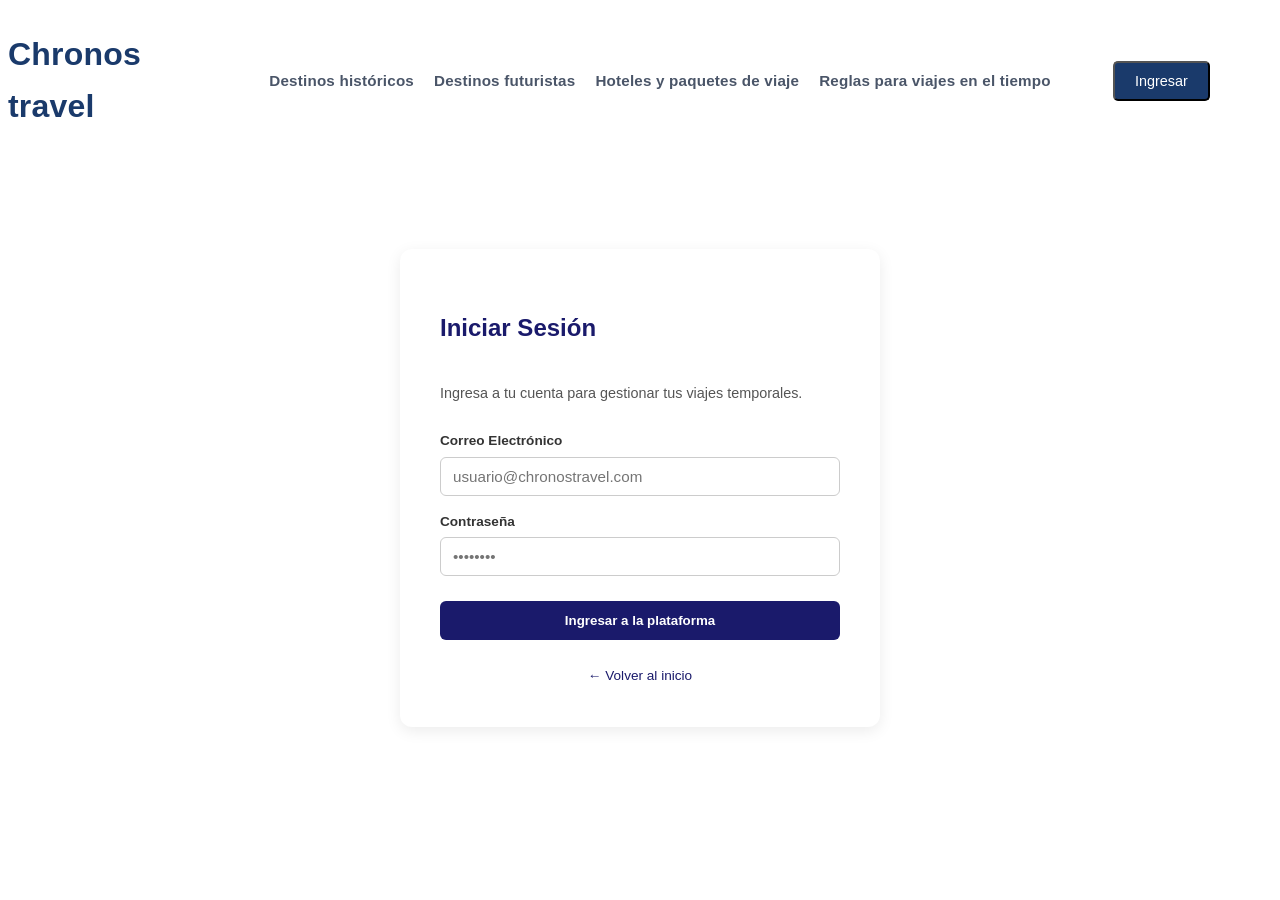
<file: login.html>
<!DOCTYPE html>
<html lang="es">
<head>
    <meta charset="UTF-8">
    <meta name="viewport" content="width=device-width, initial-scale=1.0">
    <title>Iniciar Sesión - Chronos Travel</title>
    <link rel="stylesheet" href="css/estilos.css">
    
</head>
<body>

    <header>
        <h1><a href="index.html" class="titulo-link">Chronos travel</a></h1>
        <nav>
            <ul>
                <li><a href="destinos_historicos.html">Destinos históricos</a></li>
                <li><a href="destinos_futuristas.html">Destinos futuristas</a></li>
                <li><a href="hoteles_paquetes_viajes.html">Hoteles y paquetes de viaje</a></li>
                <li><a href="reglas_viajes.html">Reglas para viajes en el tiempo</a></li>
            </ul>
        </nav>
        <button class="btn-ingresar" onclick="location.href='login.html'">Ingresar</button>
    </header>

    <main class="login-container">
        <form class="login-card">
            <h2>Iniciar Sesión</h2>
            <p>Ingresa a tu cuenta para gestionar tus viajes temporales.</p>

            <div class="input-group">
                <label for="email">Correo Electrónico</label>
                <input type="email" id="email" placeholder="usuario@chronostravel.com" required>
            </div>

            <div class="input-group">
                <label for="password">Contraseña</label>
                <input type="password" id="password" placeholder="••••••••" required>
            </div>

            <button type="submit" class="btn-login">Ingresar a la plataforma</button>
            
            <a href="index.html" class="back-link">← Volver al inicio</a>
        </form>
    </main>
    <script src="js/login.js"></script>
</body>
</html>
</file>
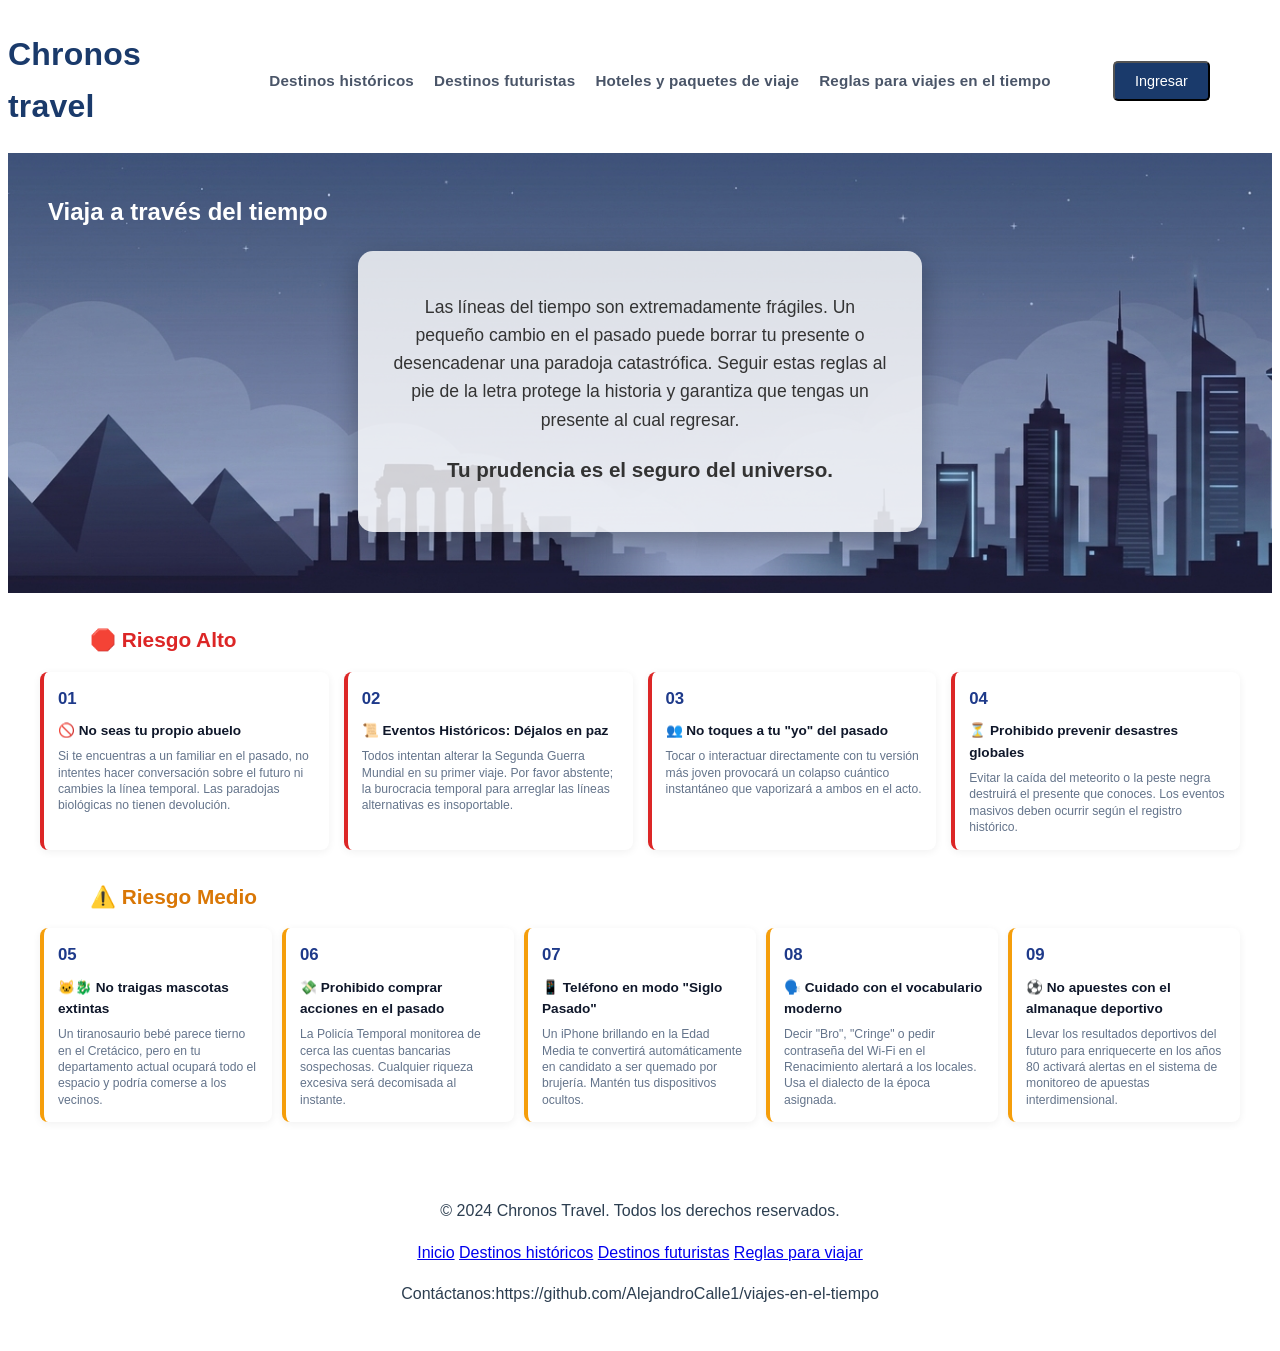
<file: reglas_viajes.html>
<!DOCTYPE html>
<html lang="es">
<head>
    <meta charset="UTF-8">
    <meta name="viewport" content="width=device-width, initial-scale=1.0">
    <title>Reglas para viajes en el tiempo</title>
    <link rel="stylesheet" href="css/estilos.css">
    <script src = "js/acordeon.js"  defer></script>  
</head>

<body>

    <header>
        <h1><a href="index.html" class="titulo-link">Chronos travel</a></h1>

        <nav> <!-- Barra de menu -->
            <ul> <!-- UL lista desordenada, LI crea cada item -->
                <li><a href="destinos_historicos.html">Destinos históricos</a></li>
                <li><a href="destinos_futuristas.html">Destinos futuristas</a></li>
                <li><a href="hoteles_paquetes_viajes.html"> Hoteles y paquetes de viaje</a></li>
                <li><a href="reglas_viajes.html">Reglas para viajes en el tiempo</a></li>
            </ul>
        </nav>

        <form action="login.html" style="margin: 0;">
            <button type="submit" class="btn-ingresar">Ingresar</button>
        </form>
    </header>
    
    <main>  
        <!-- sección principal -->
        
        <section class="hero">     <!-- sección hero con imagen de fondo y texto centrado, nombrar la seccion grande y destacada -->
            <h1>Viaja a través del tiempo</h1>

            <div class="buscador-flotante">
                <p>Las líneas del tiempo son extremadamente frágiles. Un pequeño cambio en el pasado puede borrar tu
                    presente o desencadenar una paradoja catastrófica. Seguir estas reglas al pie de la letra protege la
                    historia y garantiza que tengas un presente al cual regresar. </p>
                <h3>Tu prudencia es el seguro del universo.</h3>
            </div>
    
        </section>
       
        <!-- SECCIÓN RIESGO ALTO -->
        <h2 class="titulo-seccion texto-rojo">🛑 Riesgo Alto</h2>
        <div class="reglas-grid alto">
        <div class="tarjeta borde-rojo">
            <div class="tarjeta-cabecera">
            <span class="num texto-azul">01</span>
            
            </div>
            <h3>🚫 No seas tu propio abuelo</h3>
            <p>Si te encuentras a un familiar en el pasado, no intentes hacer conversación sobre el futuro ni cambies la línea temporal. Las paradojas biológicas no tienen devolución.</p>
        </div>

        <div class="tarjeta borde-rojo">
            <div class="tarjeta-cabecera">
            <span class="num texto-azul">02</span>
            
            </div>
            <h3>📜 Eventos Históricos: Déjalos en paz</h3>
            <p>Todos intentan alterar la Segunda Guerra Mundial en su primer viaje. Por favor abstente; la burocracia temporal para arreglar las líneas alternativas es insoportable.</p>
        </div>

        <div class="tarjeta borde-rojo">
            <div class="tarjeta-cabecera">
            <span class="num texto-azul">03</span>
            
            </div>
            <h3>👥 No toques a tu "yo" del pasado</h3>
            <p>Tocar o interactuar directamente con tu versión más joven provocará un colapso cuántico instantáneo que vaporizará a ambos en el acto.</p>
        </div>

        <div class="tarjeta borde-rojo">
            <div class="tarjeta-cabecera">
            <span class="num texto-azul">04</span>
            
            </div>
            <h3>⏳ Prohibido prevenir desastres globales</h3>
            <p>Evitar la caída del meteorito o la peste negra destruirá el presente que conoces. Los eventos masivos deben ocurrir según el registro histórico.</p>
        </div>
        </div>

        <!-- SECCIÓN RIESGO MEDIO -->
        <h2 class="titulo-seccion texto-amarillo">⚠️ Riesgo Medio</h2>
        <div class="reglas-grid medio">
        <div class="tarjeta borde-amarillo">
            <div class="tarjeta-cabecera">
            <span class="num texto-azul">05</span>
            
            </div>
            <h3>🐱‍🐉 No traigas mascotas extintas</h3>
            <p>Un tiranosaurio bebé parece tierno en el Cretácico, pero en tu departamento actual ocupará todo el espacio y podría comerse a los vecinos.</p>
        </div>

        <div class="tarjeta borde-amarillo">
            <div class="tarjeta-cabecera">
            <span class="num texto-azul">06</span>
            
            </div>
            <h3>💸 Prohibido comprar acciones en el pasado</h3>
            <p>La Policía Temporal monitorea de cerca las cuentas bancarias sospechosas. Cualquier riqueza excesiva será decomisada al instante.</p>
        </div>

        <div class="tarjeta borde-amarillo">
            <div class="tarjeta-cabecera">
            <span class="num texto-azul">07</span>
            
            </div>
            <h3>📱 Teléfono en modo "Siglo Pasado"</h3>
            <p>Un iPhone brillando en la Edad Media te convertirá automáticamente en candidato a ser quemado por brujería. Mantén tus dispositivos ocultos.</p>
        </div>

        <div class="tarjeta borde-amarillo">
            <div class="tarjeta-cabecera">
            <span class="num texto-azul">08</span>
            
            </div>
            <h3>🗣️ Cuidado con el vocabulario moderno</h3>
            <p>Decir "Bro", "Cringe" o pedir contraseña del Wi-Fi en el Renacimiento alertará a los locales. Usa el dialecto de la época asignada.</p>
        </div>

        <div class="tarjeta borde-amarillo">
            <div class="tarjeta-cabecera">
            <span class="num texto-azul">09</span>
            
            </div>
            <h3>⚽ No apuestes con el almanaque deportivo</h3>
            <p>Llevar los resultados deportivos del futuro para enriquecerte en los años 80 activará alertas en el sistema de monitoreo de apuestas interdimensional.</p>
        </div>
        </div>




    </main>
    <footer>
        <p>&copy; 2024 Chronos Travel. Todos los derechos reservados.</p> <!-- Pie de página con derechos de autor -->
        <nav class="footer-nav">
            <a href="index.html">Inicio</a>
            <a href="destinos_historicos.html">Destinos históricos</a>
            <a href="destinos_futuristas.html">Destinos futuristas</a>
            <a href="reglas_viajes.html">Reglas para viajar</a>
        </nav>
        <p>Contáctanos:https://github.com/AlejandroCalle1/viajes-en-el-tiempo</p>
    </footer>


</body>

</body>

</html>
</file>
<file: css/estilos.css>
body { /* este body pone toda la página con esta fuente en caso de que no haya sido asignada ninguna, por lo que no es necesario repetirla en cada estilo si se quiere dejar así */
    font-family: 'Plus Jakarta Sans', -apple-system, BlinkMacSystemFont, "Segoe UI", Roboto, sans-serif;
    color: #2c3e50;
    line-height: 1.6; /* altura de línea para mejorar la legibilidad */
}

header { /* Estilos para el header incluyendo el nav */
    display: grid; /* convierte el header en un contenedor de cuadrícula */
    grid-template-columns: 1fr auto 1fr; /* define tres columnas, la primera y la tercera ocupan el mismo espacio, la segunda se ajusta al contenido */
    align-items: center; /* alinea verticalmente los elementos */
    justify-items: center; /* evita que los hijos se estiren para llenar su columna */
}

.btn-ingresar { /* Estilos para el botón de ingreso */
    background-color: #1a3a6b; /* azul oscuro, cámbialo por tu paleta */
    color: white;
    padding: 10px 20px; /* espacio interno de retícula */
    border-radius: 5px;
    cursor: pointer; /* cambia el cursor al pasar sobre el botón */
    font-size: 0.9rem; /* tamaño de fuente */
}

nav ul { /* Estilos para la barra de navegación, ya que los estilos en ocasiones solo afectan a hijos y no a descendientes, es decir que si le aplicara solo header no aplicaría a los LI */
    display: flex; /* convierte en un contenedor flexible, y que LI se acomoden horizontalmente */
    list-style: none; /* elimina los puntos de la lista */
    gap: 20px; /* espacio entre los elementos de la lista */
}

.titulo-link, nav ul li a { /* estilos para los enlaces de navegación y el título del sitio web */
    text-decoration: none; /* elimina el subrayado de los enlaces */
    color: #4a5568; /* color del texto */
    font-size: 0.95rem; /* tamaño de fuente */
    font-weight: 600;
    letter-spacing: 0.2px;
    transition: color 0.25s ease, transform 0.25s ease; /* transición suave para el efecto hover */
    display: inline-block;
}

.titulo-link { /* estilos para el título del sitio web */
    color: #1a3a6b;
    font-size: 2rem;
}

nav ul li a:hover { /* estilos para los enlaces de navegación al pasar el mouse */
    color: #1a3a6b; /* azul institucional al pasar el mouse */
    transform: translateY(-2px) scale(1.2); /* elevación sutil y fluida */
    font-size: 1rem;
}

/* Estilos para body 1 seccion, el hero ------------------------------------------------------------ */
.hero { /* contenedor del hero */
    background-image: url('../img/imagen\ hero.jpg'); /* imagen de fondo */
    background-size: cover;
    background-position: center;
    height: 400px; /* altura de imagen */

    /* texto del hero */
    display: flex;
    flex-direction: column;      /* apila los hijos verticalmente, en vez de en fila */
    justify-content: flex-start; /* pega contenido arriba */
    align-items: flex-start;     /* pega el contenido a la izquierda */
    text-align: left;            /* alinea el texto a la izquierda */
    padding: 20px 40px;
    color: #ffffff;
}

.buscador-flotante { /* Body 1 sección, etiqueta blanca */
    background-color: rgba(255, 255, 255, 0.8); /* 0.8 equivale al 80% de opacidad */
    color: #333;
    border-radius: 15px;
    padding: 24px 32px;
    width: 90%;
    max-width: 500px;
    box-shadow: 0 10px 30px rgba(0,0,0,0.3);
    align-self: center;
    position: relative;
    text-align: center;
    font-size: 1.1rem;
    font-weight: 500;
}

.btn-explorar { /* estilos para el botón de explorar */
    display: inline-block;
    background-color: #1a3a6b;
    color: white;
    text-decoration: none;
    padding: 12px 28px;
    border-radius: 8px;
    font-weight: 600;
    transition: background-color 0.2s ease;
}

.btn-explorar:hover { /* efecto hover para el botón de explorar */
    background-color: #142e54;
}

/* Body 2 seccion, cuadrícula de destinos ---------------------------------------------------------------------------------------------------------------------------------  */
.destinos_turisticos {   /* contenedor de la cuadrícula de destinos */
    padding: 50px; /* espacio interno alrededor de la cuadrícula */
    color: #333;
}

.grid-destinos {      /* contenedor de la cuadrícula de destinos */
    display: grid; /* convierte el contenedor en una cuadrícula,grid es mejor para columnas  */
    grid-template-columns: repeat(3, 1fr); /* Crea tres columnas de igual tamaño */
    gap: 70px; /* espacio entre los elementos de la cuadrícula */
}

/*estilos para cada tarjeta de destino */
.tarjeta-destino {
    position: relative; /* para poder posicionar el contenido dentro de la tarjeta */
    display:block; /* hace que toda la tarjeta sea clickeable */
    text-decoration: none; /* elimina el subrayado del enlace */
    color: white; /* color del texto dentro de la tarjeta */
    border-radius: 10px; /* bordes redondeados */
    overflow: hidden; /* asegura que el contenido no se desborde de la tarjeta */
    height: 300px; /* altura de la tarjeta */
}
.tarjeta-destino img {  /* estilos para la imagen dentro de la tarjeta */
    width: 100%;
    height: 100%;
    object-fit: cover;       /* la imagen llena la tarjeta sin deformarse, similar a background-size: cover */
}
.etiqueta {   
    position: absolute;
    top: 15px;
    right: 15px;
    background-color: #1a3a6b; /* azul oscuro, cámbialo por tu paleta */
    color: white;
    padding: 8px 16px;
    border-radius: 50px; /* esto crea la forma de "píldora" redondeada */
    font-weight: bold;
    font-size: 1rem;
}


/* Body 3 seccion, cuadrícula de hoteles ---------------------------------------------------------------------------------------------------------------------------------  */
.hoteles_destinos{
    position: relative; /* para poder posicionar el contenido dentro de la tarjeta */
    padding: 50px;  /* espacio interno alrededor de la cuadrícula, para que quede alineado con lo demas */
    font-family: sans-serif;
    color: #333;
}

.grid-hoteles {   /* contenedor de la cuadrícula de hoteles */
    display: grid; /* convierte el contenedor en una cuadrícula */
    grid-template-columns: repeat(3, 1fr); /* Crea tres columnas de igual tamaño */
    gap: 70px; /* espacio entre los elementos de la cuadrícula */
}

/*estilos para cada tarjeta de destino */
.tarjeta-hotel {
    position: relative; /* para poder posicionar el contenido dentro de la tarjeta */
    display:block; /* hace que toda la tarjeta sea clickeable */
    text-decoration: none; /* elimina el subrayado del enlace */
    color: white; /* color del texto dentro de la tarjeta */
    border-radius: 10px; /* bordes redondeados */
    overflow: hidden; /* asegura que el contenido no se desborde de la tarjeta */
    height: 300px; /* altura de la tarjeta */
}

.tarjeta-hotel img {   /* estilos para la imagen dentro de la tarjeta */
    width: 100%;
    height: 100%;
    object-fit: cover;       /* la imagen llena la tarjeta sin deformarse, similar a background-size: cover */
}

/*seccion de preguntas frecuentes, utilizacion de javaScript "mostrar o ocultar info",FAQ DESPEGABLE --------------------------------------------------------------- */
.preguntas-frecuentes {  /* contenedor de la sección de preguntas frecuentes */
    max-width: 800px;
    margin: 40px auto;
    padding: 0 20px;
}

.item-acordeon {       /* contenedor de cada pregunta y respuesta */
    border: 1px solid #ccc;
    border-radius: 8px;
    margin-bottom: 10px;
}

.boton-acordeon {    /* estilos para el botón que despliega la respuesta */
    width: 100%;
    text-align: left;
    background-color: #f1f1f1;
    border: none;
    padding: 15px;
    font-size: 1rem;
    font-weight: bold;
    cursor: pointer;
}

.item-acordeon p {   /* oculto por defecto */
    display: none;  /* la respuesta está oculta inicialmente */
    padding: 15px;
}

.item-acordeon p.mostrar {  /* cuando se hace clic en el botón, se agrega la clase "mostrar" para mostrar la respuesta, visible cuando javaScript lo active */
    display: block;
}

/*pagina hoteles y paquetes de viajes*/
.formulario-reserva form {  /* contenedor del formulario de reserva */
    display: flex;           /* convierte el formulario en un contenedor flexible */
    flex-direction: column;   /* apila los elementos verticalmente */
    max-width: 500px;         /* que no se estire a todo el ancho de la pantalla */
    margin: 30px auto;        /* centra el formulario horizontalmente */
    gap: 15px;                /* espacio entre cada label/input */
}

.formulario-reserva input,  /* estilos para los campos de entrada del formulario */
.formulario-reserva select {
    padding: 12px;
    border: 1px solid #ccc;
    border-radius: 6px;
    font-size: 1rem;
}

.formulario-reserva button { /* estilos para el botón de envío del formulario */
    padding: 14px;
    background-color: #1a3a6b;
    color: white;
    border: none;
    border-radius: 6px;
    font-size: 1rem;
    cursor: pointer;
    transition: 0.2s ease;
}

.formulario-reserva button:hover {  /* efecto hover para el botón de envío del formulario */
    background-color: #12294d;
}

/* pagina destinos historicos ------------------------------------------------------------------------------------------------------------*/ 

/* Banner principal con imagen de fondo y superposición (Overlay) */
.banner-pagina { 
    background-image: linear-gradient( 
        rgba(136, 182, 255, 0.75), 
        rgba(13, 35, 71, 0.75)
    ), url('../img/banner_historico.jpg'); /*la iamgen de fondo del banner de las laspagina con un efecto de degradado*/
    background-size: cover; 
    background-position: center;
    background-repeat: no-repeat; /*le decimos que no repita la iamgen para qeu ocupe todo el espacio bien*/
    font-weight: 700; /* tamaño fuente en caso de no ser asingado ya*/
    color: white;
    text-align: center;
    padding: 100px 20px; /*bordes*/
    font-family: sans-serif;
    box-shadow: inset 0 -10px 20px rgba(0, 0, 0, 0.2); /*sombreados de portada*/
}


.banner-pagina-futurista {
    background-image: linear-gradient(
        rgba(136, 182, 255, 0.75), 
        rgba(13, 35, 71, 0.75)
    ), url('../img/banner_futurista.png');
    background-size: cover;
    background-position: center;
    background-repeat: no-repeat;
    font-weight: 800; 
    color: white;
    text-align: center;
    padding: 100px 20px;
    font-family: sans-serif;
    box-shadow: inset 0 -10px 20px rgba(0, 0, 0, 0.2);
}


/* Badge decorativo superior esto es para el chronos que aparece en el banner encapsulado*/
.subtitulo-badge { 
    display: inline-block;
    background-color: rgba(255, 255, 255, 0.15);
    padding: 6px 18px;
    border-radius: 20px;
    font-size: 0.85rem;
    text-transform: uppercase;
    letter-spacing: 2px;
    margin-bottom: 15px;
    backdrop-filter: blur(4px);
}

/* estilo del titulo de chronos travel de la parte principal del menu superior en la barra navegacion*/
.titulo-badge {
    display: inline-block;
    background-color: rgba(255, 255, 255, 0.15);
    padding: 10px 24px; /* Ajustamos un poco el padding para que acompañe al texto grande */
    border-radius: 20px;
    
    font-size: 1.25rem;   /* Sin espacio entre número y rem (3rem suele ser enorme para un badge, pero ajústalo a tu gusto) */
    font-weight: 700;    /* Controla el grosor: 700 es 'bold' (negrita), 900 es 'black' (súper grueso) */
    
    text-transform: uppercase;
    letter-spacing: 3px;  /* Reducimos ligeramente el espaciado para evitar que desborde */
    backdrop-filter: blur(4px);
}

/* Título principal */
.banner-pagina h1 {
    font-size: 3rem;
    font-weight: 700;
    letter-spacing: 1px;
    margin-bottom: 15px;
    text-shadow: 0 2px 10px rgba(0, 0, 0, 0.5);
}

/* Línea divisora dorada */
.linea-decorativa {
    width: 60px;
    height: 3px;
    background-color: #f39c12;
    margin: 0 auto 20px auto;
    border-radius: 2px;
}

/* Subtítulo o descripción del banner */
.banner-pagina p {
    font-size: 1.25rem;
    max-width: 650px;
    margin: 0 auto;
    opacity: 0.95;
    line-height: 1.5;
    text-shadow: 0 1px 5px rgba(0, 0, 0, 0.5);
}

/* Contenedor principal de tarjetas */
.contenedor-destinos-historicos {
    max-width: 1200px;
    margin: 60px auto;
    padding: 0 20px; /*margen desde adentro del contenedor de la tarjeta */
    display: flex;
    flex-direction: column;
    gap: 70px; /* Espacio vertical entre cada tarjeta */
    font-family: sans-serif;
}

/* Tarjeta individual en zigzag */
.tarjeta-zigzag {
    display: flex; /*convertimos en contenedor felixble o sea colocar imagenes y texto lado a lado */
    align-items: center;
    gap: 50px; /* Espacio entre imagen y texto espacio interno */
    background-color: #ffffff;
    border-radius: 16px;
    overflow: hidden; /*importante cortaquita cualquier contenido hijo como la iamgens para que no sobresalga de esto*/
    box-shadow: 0 10px 30px rgba(0, 0, 0, 0.06);
    
    /* Estado inicial para la animación por scroll */
    opacity: 0;
    transform: translateY(40px);
    transition: opacity 0.8s ease-out, transform 0.8s ease-out, box-shadow 0.3s ease;
}

/* Para intercalar la posición (Texto a la izquierda, imagen a la derecha) */
.tarjeta-zigzag.invertido {
    flex-direction: row-reverse;
}

/* Clase que activa el JavaScript al llegar con el scroll */
.tarjeta-zigzag.visible {
    opacity: 1;
    transform: translateY(0);
}

/* Efecto hover al pasar el cursor sobre la tarjeta */
.tarjeta-zigzag:hover {
    transform: translateY(-8px) !important; /* este movimiento tiene prioridad*/
    box-shadow: 0 20px 40px rgba(0, 0, 0, 0.12); /*aumenta la sombra efecto agrandamiento*/
}

/* Contenedor de la imagen */
.imagen-zigzag {
    flex: 1; /*debe ocupar el espacio disponible o sea el 50% ta que el otro tiene 1 tambien el texto*/
    height: 380px;
    overflow: hidden; /* Mantiene la imagen dentro del marco al ampliar */
}

.imagen-zigzag img {
    width: 100%; /*ocupa el 100% del contenedor permitido del padre imagen.zigzag*/
    height: 100%;
    object-fit: cover; /* hace que mantenga la calidad no se estire solo se amplie*/
    display: block;/*Elimina un pequeño espacio en blanco (de 3 a 4 píxeles) que los navegadores agregan por defecto debajo de las imágenes en línea.*/
    transition: transform 0.5s ease; /* Transición suave de zoom */
}

/* Micro-zoom en la imagen al estar encima sobre la tarjeta */
.tarjeta-zigzag:hover .imagen-zigzag img {
    transform: scale(1.06);
}

/* Contenedor del texto */
.contenido-zigzag {
    flex: 1;
    padding: 30px 40px;
    color: #333;
    
}

.contenido-zigzag h2 {
    font-size: 1.8rem;
    font-weight: 700; /* para el título del destino */
    color: #1a3a6b;
    margin-bottom: 15px;
}

.contenido-zigzag p {
    font-size: 1.05rem;
    line-height: 1.6;
    color: #555;
    margin-bottom: 25px;
}

/* Botón de reserva */
.btn-reserva {
    display: inline-block;
    background-color: #1a3a6b;
    color: white;
    padding: 14px 32px;
    border-radius: 8px;
    text-decoration: none; /*quita subrayado a la imagen*/
    font-weight: 600;
    letter-spacing: 0.5px;
    transition: background-color 0.3s ease, transform 0.2s ease, box-shadow 0.2s ease;
}

.btn-reserva:hover {
    background-color: #0d2347;
    transform: translateY(-2px);
    box-shadow: 0 6px 15px rgba(26, 58, 107, 0.3);
}

/* fin pagina de destinos historicos ------------------------------------------------------------------------------------------------------*/

/* comienzo pagina de reglas*/

/* Títulos de Sección */
.titulo-seccion {
  max-width: 1100px;
  margin: 30px auto 15px;
  padding: 0 15px;
  font-size: 1.3rem;
}
.texto-rojo { color: #dc2626; }
.texto-amarillo { color: #d97706; }
.texto-azul { color: #1e3a8a; }

.reglas-grid {
  display: grid;
  gap: 15px;
  max-width: 1200px;
  margin: 0 auto 30px;
  padding: 0 15px;
}

.reglas-grid.alto {
  grid-template-columns: repeat(4, 1fr);
}

.reglas-grid.medio {
  grid-template-columns: repeat(5, 1fr);
  gap: 10px;
}

.tarjeta {
  background: #ffffff;
  border-radius: 8px;
  padding: 14px;
  box-shadow: 0 2px 8px rgba(0, 0, 0, 0.06);
}

.borde-rojo { border-left: 4px solid #dc2626; }
.borde-amarillo { border-left: 4px solid #f59e0b; }

.tarjeta-cabecera {
  display: flex;
  justify-content: space-between;
  align-items: center;
  margin-bottom: 8px;
}

.num {
  font-weight: bold;
  font-size: 1.05rem;
}

.etiqueta {
  font-size: 0.7rem;
  font-weight: bold;
  padding: 3px 6px;
  border-radius: 4px;
}

.etiqueta-roja {
  background-color: #fee2e2;
  color: #dc2626;
}

.etiqueta-amarilla {
  background-color: #fef3c7;
  color: #d97706;
}

.tarjeta h3 {
  margin: 0 0 6px 0;
  font-size: 0.85rem;
  color: #0f172a;
}

.tarjeta p {
  margin: 0;
  font-size: 0.76rem;
  color: #64748b;
  line-height: 1.35;
}

/* Centrado del Footer */
footer {
  text-align: center;
  padding: 20px 0;
  margin-top: 40px;
}

/* fin pagina de reglas*/


/* Estilos para el Login */
.login-container {
    display: flex;
    justify-content: center;
    align-items: center;
    min-height: 70vh;
    padding: 20px;
}

.login-card {
    background-color: white;
    padding: 40px;
    border-radius: 12px;
    box-shadow: 0 4px 15px rgba(0, 0, 0, 0.08);
    width: 100%;
    max-width: 400px;
    display: flex;
    flex-direction: column;
    gap: 15px;
}

.login-card h2 {
    color: #1a1a6b;
    margin-bottom: 5px;
}

.login-card p {
    color: #555;
    font-size: 0.9rem;
    margin-bottom: 10px;
}

.input-group {
    display: flex;
    flex-direction: column;
    gap: 5px;
    text-align: left;
}

.input-group label {
    font-size: 0.85rem;
    font-weight: 600;
    color: #333;
}

.input-group input {
    padding: 10px 12px;
    border: 1px solid #ccc;
    border-radius: 6px;
    font-size: 0.95rem;
    outline: none;
}

.input-group input:focus {
    border-color: #1a1a6b;
}

.btn-login {
    background-color: #1a1a6b;
    color: white;
    border: none;
    padding: 12px;
    border-radius: 6px;
    font-weight: bold;
    cursor: pointer;
    margin-top: 10px;
    transition: background-color 0.3s;
}

.btn-login:hover {
    background-color: #2a2a8b;
}

.back-link {
    text-align: center;
    margin-top: 10px;
    color: #1a1a6b;
    text-decoration: none;
    font-size: 0.85rem;
}

.back-link:hover {
    text-decoration: underline;
}
</file>
